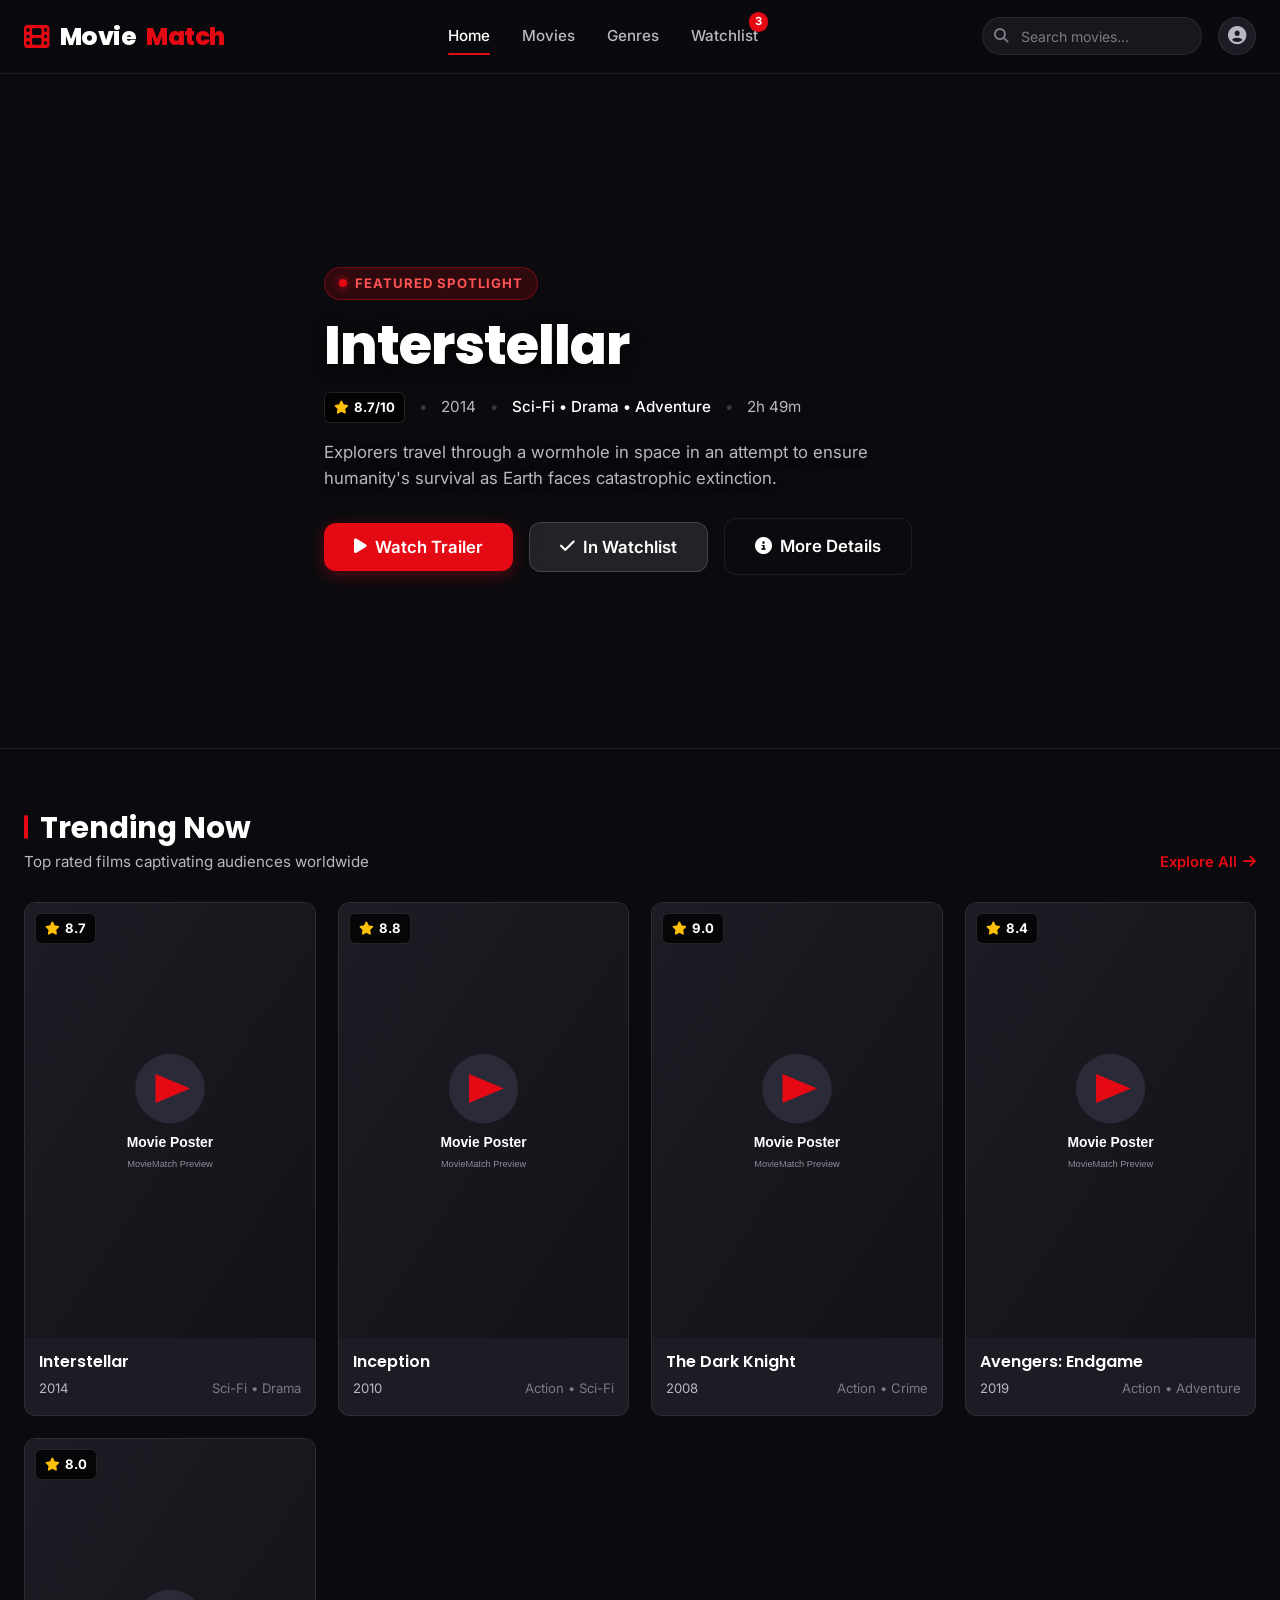
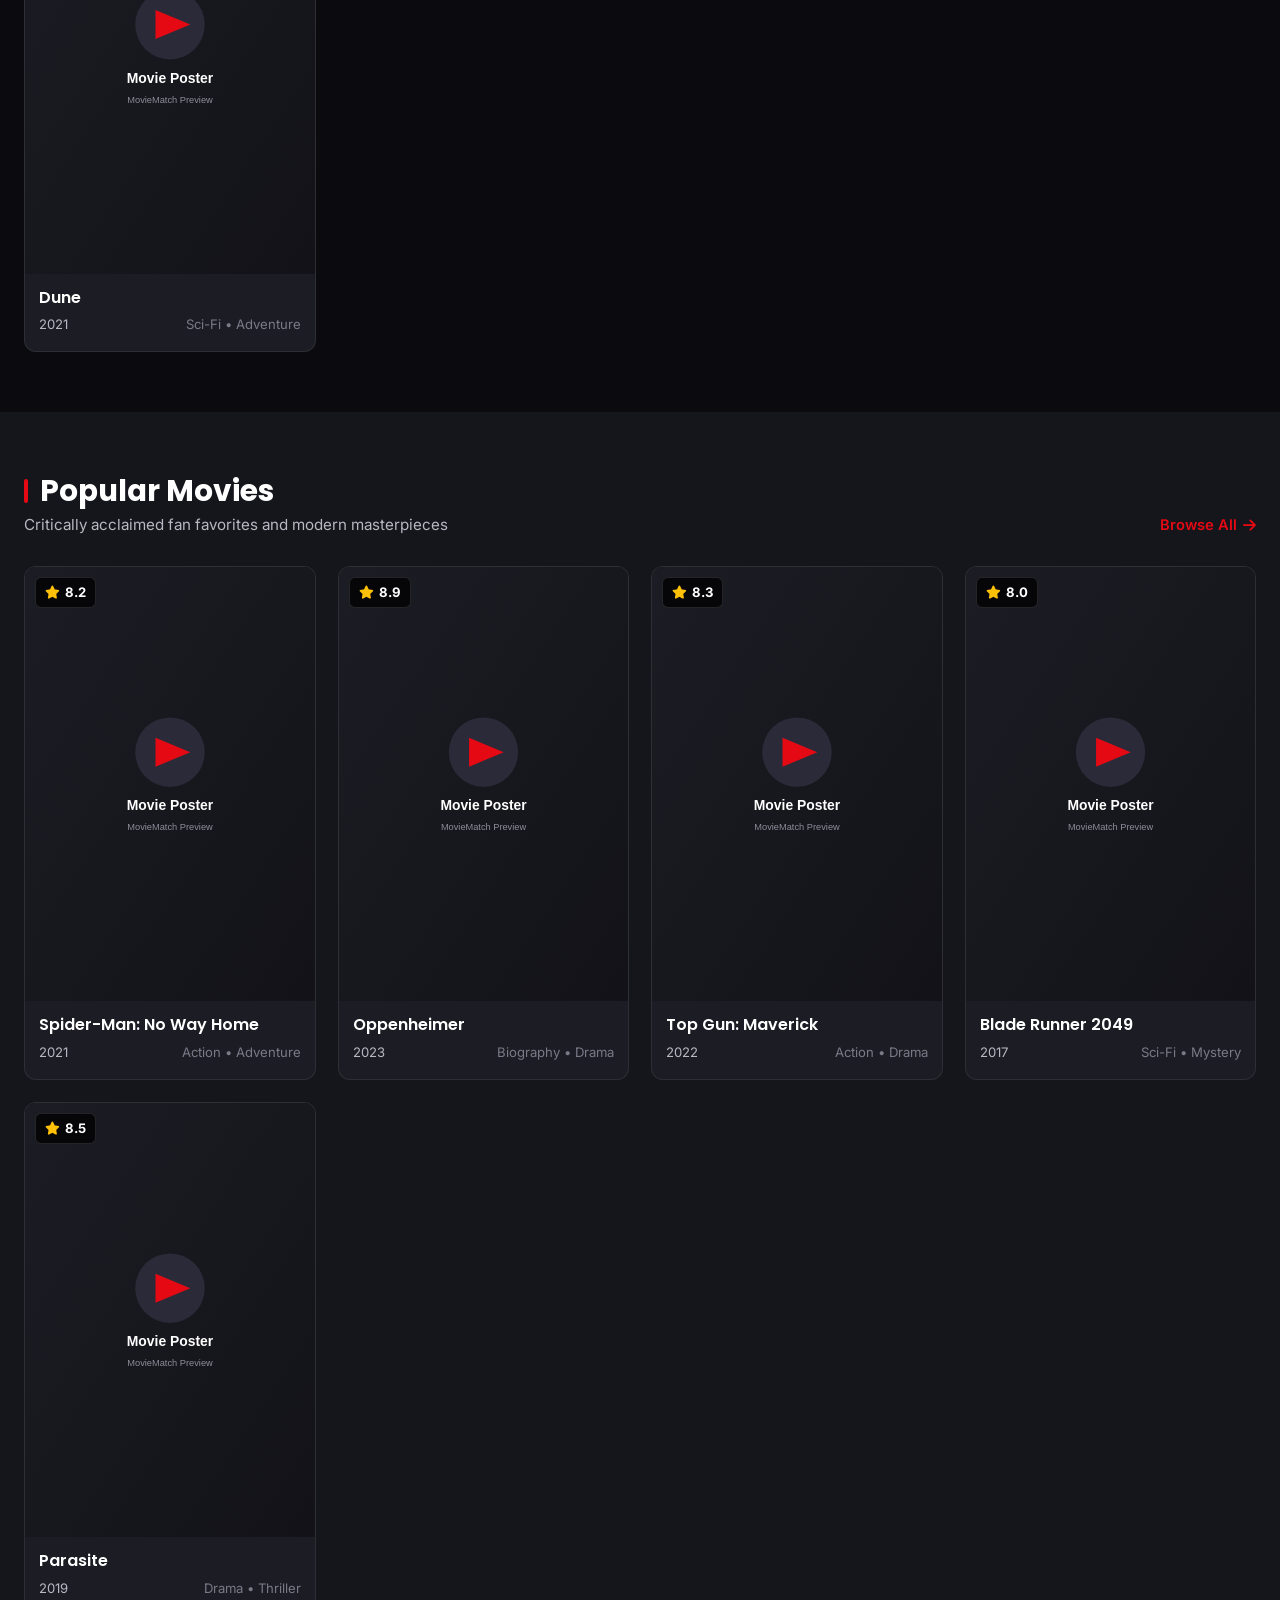
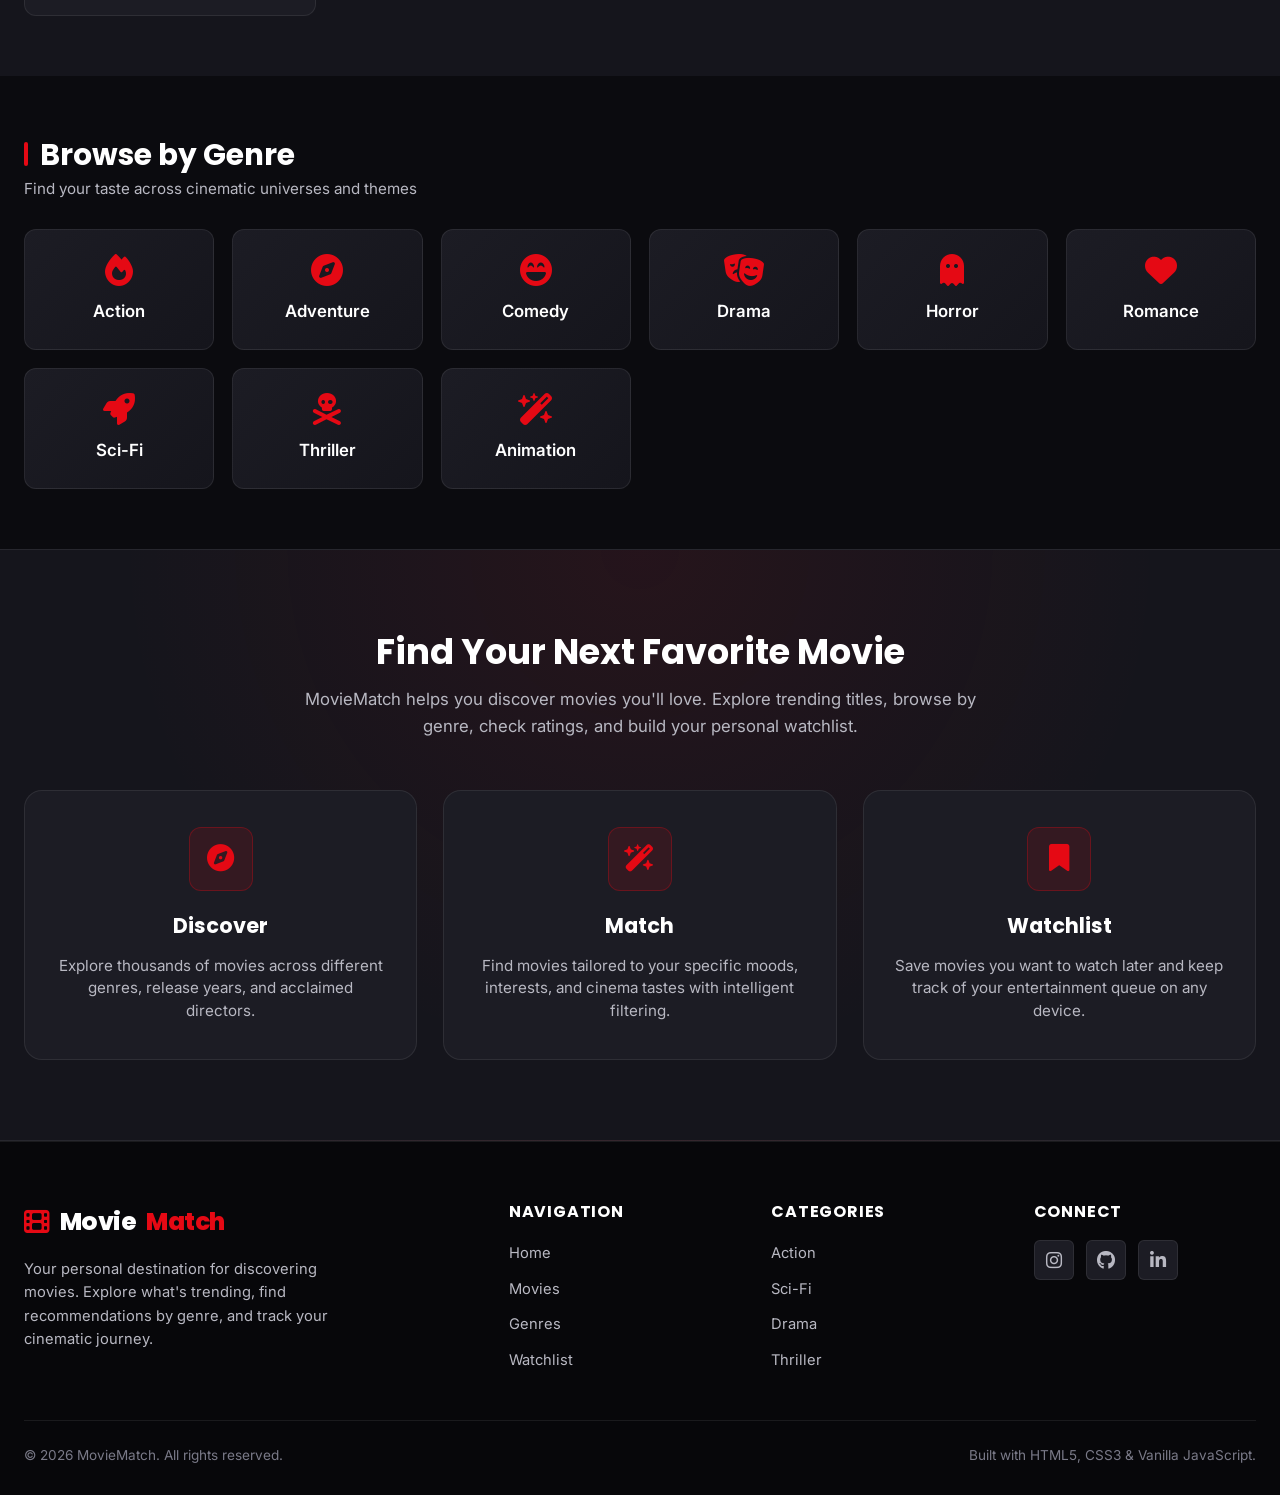
<file: index.html>
<!DOCTYPE html>
<html lang="en">
<head>
  <meta charset="UTF-8">
  <meta name="viewport" content="width=device-width, initial-scale=1.0">
  <meta name="description" content="MovieMatch - Discover movies, explore trending titles, check ratings, and create your personalized watchlist.">
  <title>MovieMatch | Discover Your Next Favorite Movie</title>

  <!-- Google Fonts: Poppins & Inter -->
  <link rel="preconnect" href="https://fonts.googleapis.com">
  <link rel="preconnect" href="https://fonts.gstatic.com" crossorigin>
  <link href="https://fonts.googleapis.com/css2?family=Inter:wght@400;500;600&family=Poppins:wght@500;600;700;800&display=swap" rel="stylesheet">

  <!-- Font Awesome Icons CDN -->
  <link rel="stylesheet" href="https://cdnjs.cloudflare.com/ajax/libs/font-awesome/6.5.1/css/all.min.css">

  <!-- Main Stylesheet -->
  <link rel="stylesheet" href="css/style.css">
  
  <!-- Favicon -->
  <link rel="icon" type="image/svg+xml" href="assets/icons/logo.svg">
</head>
<body>

  <!-- =========================================================================
       1. NAVIGATION BAR
       ========================================================================= -->
  <header class="navbar" role="banner">
    <div class="container">
      
      <!-- Logo / Brand -->
      <a href="index.html" class="nav-brand" aria-label="MovieMatch Home">
        <span class="brand-icon"><i class="fa-solid fa-film"></i></span>
        Movie<span class="brand-highlight">Match</span>
      </a>

      <!-- Navigation Links -->
      <nav class="nav-menu" id="navMenu" aria-label="Main Navigation">
        <a href="index.html" class="nav-link active">Home</a>
        <a href="movies.html" class="nav-link">Movies</a>
        <a href="#genres" class="nav-link">Genres</a>
        <a href="watchlist.html" class="nav-link nav-watchlist-link">
          Watchlist
          <span class="watchlist-badge" aria-label="Watchlist Count">3</span>
        </a>
      </nav>

      <!-- Right Actions (Search & Profile) -->
      <div class="nav-right">
        <!-- Quick Nav Search -->
        <form action="movies.html" method="GET" class="nav-search-form" role="search">
          <i class="fa-solid fa-magnifying-glass nav-search-btn" aria-hidden="true"></i>
          <input 
            type="text" 
            name="search" 
            class="nav-search-input" 
            placeholder="Search movies..." 
            aria-label="Search movies"
          >
        </form>

        <!-- User Profile Icon Button -->
        <a href="watchlist.html" class="user-profile-btn" aria-label="User Watchlist Profile" title="My Profile & Watchlist">
          <i class="fa-solid fa-circle-user"></i>
        </a>

        <!-- Mobile Menu Toggle Button -->
        <button class="nav-toggle-btn" id="navToggle" aria-label="Toggle navigation menu" aria-expanded="false">
          <i class="fa-solid fa-bars"></i>
        </button>
      </div>

    </div>
  </header>

  <!-- =========================================================================
       2. MAIN CONTENT
       ========================================================================= -->
  <main class="main-content">

    <!-- -----------------------------------------------------------------------
         HERO SECTION: Featured Movie (Interstellar)
         ----------------------------------------------------------------------- -->
    <section 
      class="hero-section" 
      style="background-image: url('https://image.tmdb.org/t/p/original/rAiYTsqJJR6vo0G2p4l6Tu91pfd.jpg');"
      aria-label="Featured Movie Banner"
    >
      <div class="hero-backdrop-overlay"></div>
      <div class="container hero-content">
        
        <!-- Featured Badge -->
        <div class="hero-badge">
          <span class="hero-badge-dot"></span>
          Featured Spotlight
        </div>

        <!-- Movie Title -->
        <h1 class="hero-title">Interstellar</h1>

        <!-- Movie Metadata Row -->
        <div class="hero-meta">
          <span class="rating-badge">
            <i class="fa-solid fa-star"></i> 8.7/10
          </span>
          <span class="hero-meta-divider">•</span>
          <span>2014</span>
          <span class="hero-meta-divider">•</span>
          <span class="hero-meta-genre">Sci-Fi • Drama • Adventure</span>
          <span class="hero-meta-divider">•</span>
          <span>2h 49m</span>
        </div>

        <!-- Short Description -->
        <p class="hero-description">
          Explorers travel through a wormhole in space in an attempt to ensure humanity's survival as Earth faces catastrophic extinction.
        </p>

        <!-- Action Buttons -->
        <div class="hero-actions">
          <button 
            class="btn btn-primary btn-lg btn-watch-trailer" 
            data-trailer="interstellar"
            aria-label="Watch Interstellar Trailer"
          >
            <i class="fa-solid fa-play"></i> Watch Trailer
          </button>
          
          <button 
            class="btn btn-secondary btn-lg btn-toggle-watchlist" 
            data-id="interstellar"
            data-title="Interstellar"
            data-year="2014"
            data-rating="8.7"
            data-genre="Sci-Fi • Adventure"
            data-poster="https://image.tmdb.org/t/p/w500/gEU2QniE6E77NI6lCU6MxlNBvIx.jpg"
            aria-label="Add Interstellar to Watchlist"
          >
            <i class="fa-solid fa-plus"></i> Add to Watchlist
          </button>

          <a href="movie-details.html" class="btn btn-outline btn-lg" aria-label="View Interstellar Details">
            <i class="fa-solid fa-circle-info"></i> More Details
          </a>
        </div>

      </div>
    </section>

    <!-- -----------------------------------------------------------------------
         TRENDING MOVIES SECTION
         ----------------------------------------------------------------------- -->
    <section class="section-padding" aria-labelledby="trending-title">
      <div class="container">
        
        <div class="section-header">
          <div>
            <h2 id="trending-title" class="section-title">Trending Now</h2>
            <p class="section-subtitle">Top rated films captivating audiences worldwide</p>
          </div>
          <a href="movies.html?sort=popular" class="view-all-link">
            Explore All <i class="fa-solid fa-arrow-right"></i>
          </a>
        </div>

        <div class="movie-grid">

          <!-- Movie 1: Interstellar -->
          <article class="movie-card">
            <div class="movie-poster-wrap">
              <img 
                src="https://image.tmdb.org/t/p/w500/gEU2QniE6E77NI6lCU6MxlNBvIx.jpg" 
                alt="Interstellar Poster" 
                class="movie-poster"
                loading="lazy"
                onerror="this.src='assets/images/placeholder.svg'"
              >
              <div class="rating-badge">
                <i class="fa-solid fa-star"></i> 8.7
              </div>
              <div class="movie-overlay">
                <div class="overlay-actions">
                  <a href="movie-details.html" class="overlay-btn overlay-btn-view">
                    <i class="fa-solid fa-circle-info"></i> View Details
                  </a>
                  <button 
                    class="overlay-btn overlay-btn-watchlist btn-toggle-watchlist"
                    data-id="interstellar"
                    data-title="Interstellar"
                    data-year="2014"
                    data-rating="8.7"
                    data-genre="Sci-Fi • Adventure"
                    data-poster="https://image.tmdb.org/t/p/w500/gEU2QniE6E77NI6lCU6MxlNBvIx.jpg"
                  >
                    <i class="fa-solid fa-plus"></i> Watchlist
                  </button>
                </div>
              </div>
            </div>
            <div class="movie-info">
              <h3 class="movie-title">Interstellar</h3>
              <div class="movie-meta">
                <span>2014</span>
                <span class="movie-genre">Sci-Fi • Drama</span>
              </div>
            </div>
          </article>

          <!-- Movie 2: Inception -->
          <article class="movie-card">
            <div class="movie-poster-wrap">
              <img 
                src="https://image.tmdb.org/t/p/w500/oYuLEt3zVCKq57qu2F8dT7NIa6f.jpg" 
                alt="Inception Poster" 
                class="movie-poster"
                loading="lazy"
                onerror="this.src='assets/images/placeholder.svg'"
              >
              <div class="rating-badge">
                <i class="fa-solid fa-star"></i> 8.8
              </div>
              <div class="movie-overlay">
                <div class="overlay-actions">
                  <a href="movie-details.html" class="overlay-btn overlay-btn-view">
                    <i class="fa-solid fa-circle-info"></i> View Details
                  </a>
                  <button 
                    class="overlay-btn overlay-btn-watchlist btn-toggle-watchlist"
                    data-id="inception"
                    data-title="Inception"
                    data-year="2010"
                    data-rating="8.8"
                    data-genre="Action • Sci-Fi"
                    data-poster="https://image.tmdb.org/t/p/w500/oYuLEt3zVCKq57qu2F8dT7NIa6f.jpg"
                  >
                    <i class="fa-solid fa-plus"></i> Watchlist
                  </button>
                </div>
              </div>
            </div>
            <div class="movie-info">
              <h3 class="movie-title">Inception</h3>
              <div class="movie-meta">
                <span>2010</span>
                <span class="movie-genre">Action • Sci-Fi</span>
              </div>
            </div>
          </article>

          <!-- Movie 3: The Dark Knight -->
          <article class="movie-card">
            <div class="movie-poster-wrap">
              <img 
                src="https://image.tmdb.org/t/p/w500/qJ2tW6WMUDux911r6m7haRef0WH.jpg" 
                alt="The Dark Knight Poster" 
                class="movie-poster"
                loading="lazy"
                onerror="this.src='assets/images/placeholder.svg'"
              >
              <div class="rating-badge">
                <i class="fa-solid fa-star"></i> 9.0
              </div>
              <div class="movie-overlay">
                <div class="overlay-actions">
                  <a href="movie-details.html" class="overlay-btn overlay-btn-view">
                    <i class="fa-solid fa-circle-info"></i> View Details
                  </a>
                  <button 
                    class="overlay-btn overlay-btn-watchlist btn-toggle-watchlist"
                    data-id="the-dark-knight"
                    data-title="The Dark Knight"
                    data-year="2008"
                    data-rating="9.0"
                    data-genre="Action • Crime"
                    data-poster="https://image.tmdb.org/t/p/w500/qJ2tW6WMUDux911r6m7haRef0WH.jpg"
                  >
                    <i class="fa-solid fa-plus"></i> Watchlist
                  </button>
                </div>
              </div>
            </div>
            <div class="movie-info">
              <h3 class="movie-title">The Dark Knight</h3>
              <div class="movie-meta">
                <span>2008</span>
                <span class="movie-genre">Action • Crime</span>
              </div>
            </div>
          </article>

          <!-- Movie 4: Avengers: Endgame -->
          <article class="movie-card">
            <div class="movie-poster-wrap">
              <img 
                src="https://image.tmdb.org/t/p/w500/or06FN3Dka5tukK1e9sl16pB3iy.jpg" 
                alt="Avengers: Endgame Poster" 
                class="movie-poster"
                loading="lazy"
                onerror="this.src='assets/images/placeholder.svg'"
              >
              <div class="rating-badge">
                <i class="fa-solid fa-star"></i> 8.4
              </div>
              <div class="movie-overlay">
                <div class="overlay-actions">
                  <a href="movie-details.html" class="overlay-btn overlay-btn-view">
                    <i class="fa-solid fa-circle-info"></i> View Details
                  </a>
                  <button 
                    class="overlay-btn overlay-btn-watchlist btn-toggle-watchlist"
                    data-id="avengers-endgame"
                    data-title="Avengers: Endgame"
                    data-year="2019"
                    data-rating="8.4"
                    data-genre="Action • Sci-Fi"
                    data-poster="https://image.tmdb.org/t/p/w500/or06FN3Dka5tukK1e9sl16pB3iy.jpg"
                  >
                    <i class="fa-solid fa-plus"></i> Watchlist
                  </button>
                </div>
              </div>
            </div>
            <div class="movie-info">
              <h3 class="movie-title">Avengers: Endgame</h3>
              <div class="movie-meta">
                <span>2019</span>
                <span class="movie-genre">Action • Adventure</span>
              </div>
            </div>
          </article>

          <!-- Movie 5: Dune -->
          <article class="movie-card">
            <div class="movie-poster-wrap">
              <img 
                src="https://image.tmdb.org/t/p/w500/d5NXSklXo0qyIYkgV94XAgMIckC.jpg" 
                alt="Dune Poster" 
                class="movie-poster"
                loading="lazy"
                onerror="this.src='assets/images/placeholder.svg'"
              >
              <div class="rating-badge">
                <i class="fa-solid fa-star"></i> 8.0
              </div>
              <div class="movie-overlay">
                <div class="overlay-actions">
                  <a href="movie-details.html" class="overlay-btn overlay-btn-view">
                    <i class="fa-solid fa-circle-info"></i> View Details
                  </a>
                  <button 
                    class="overlay-btn overlay-btn-watchlist btn-toggle-watchlist"
                    data-id="dune"
                    data-title="Dune"
                    data-year="2021"
                    data-rating="8.0"
                    data-genre="Sci-Fi • Adventure"
                    data-poster="https://image.tmdb.org/t/p/w500/d5NXSklXo0qyIYkgV94XAgMIckC.jpg"
                  >
                    <i class="fa-solid fa-plus"></i> Watchlist
                  </button>
                </div>
              </div>
            </div>
            <div class="movie-info">
              <h3 class="movie-title">Dune</h3>
              <div class="movie-meta">
                <span>2021</span>
                <span class="movie-genre">Sci-Fi • Adventure</span>
              </div>
            </div>
          </article>

        </div>
      </div>
    </section>

    <!-- -----------------------------------------------------------------------
         POPULAR MOVIES SECTION
         ----------------------------------------------------------------------- -->
    <section class="section-padding section-alt" aria-labelledby="popular-title">
      <div class="container">
        
        <div class="section-header">
          <div>
            <h2 id="popular-title" class="section-title">Popular Movies</h2>
            <p class="section-subtitle">Critically acclaimed fan favorites and modern masterpieces</p>
          </div>
          <a href="movies.html" class="view-all-link">
            Browse All <i class="fa-solid fa-arrow-right"></i>
          </a>
        </div>

        <div class="movie-grid">

          <!-- Movie 1: Spider-Man: No Way Home -->
          <article class="movie-card">
            <div class="movie-poster-wrap">
              <img 
                src="https://image.tmdb.org/t/p/w500/1g0dhYtq4irTY1GPXvft6k4YLjm.jpg" 
                alt="Spider-Man: No Way Home Poster" 
                class="movie-poster"
                loading="lazy"
                onerror="this.src='assets/images/placeholder.svg'"
              >
              <div class="rating-badge">
                <i class="fa-solid fa-star"></i> 8.2
              </div>
              <div class="movie-overlay">
                <div class="overlay-actions">
                  <a href="movie-details.html" class="overlay-btn overlay-btn-view">
                    <i class="fa-solid fa-circle-info"></i> View Details
                  </a>
                  <button 
                    class="overlay-btn overlay-btn-watchlist btn-toggle-watchlist"
                    data-id="spiderman-nwh"
                    data-title="Spider-Man: No Way Home"
                    data-year="2021"
                    data-rating="8.2"
                    data-genre="Action • Adventure"
                    data-poster="https://image.tmdb.org/t/p/w500/1g0dhYtq4irTY1GPXvft6k4YLjm.jpg"
                  >
                    <i class="fa-solid fa-plus"></i> Watchlist
                  </button>
                </div>
              </div>
            </div>
            <div class="movie-info">
              <h3 class="movie-title">Spider-Man: No Way Home</h3>
              <div class="movie-meta">
                <span>2021</span>
                <span class="movie-genre">Action • Adventure</span>
              </div>
            </div>
          </article>

          <!-- Movie 2: Oppenheimer -->
          <article class="movie-card">
            <div class="movie-poster-wrap">
              <img 
                src="https://image.tmdb.org/t/p/w500/8Gxv8gSFCU0XGDykEGv7zR1n2ua.jpg" 
                alt="Oppenheimer Poster" 
                class="movie-poster"
                loading="lazy"
                onerror="this.src='assets/images/placeholder.svg'"
              >
              <div class="rating-badge">
                <i class="fa-solid fa-star"></i> 8.9
              </div>
              <div class="movie-overlay">
                <div class="overlay-actions">
                  <a href="movie-details.html" class="overlay-btn overlay-btn-view">
                    <i class="fa-solid fa-circle-info"></i> View Details
                  </a>
                  <button 
                    class="overlay-btn overlay-btn-watchlist btn-toggle-watchlist"
                    data-id="oppenheimer"
                    data-title="Oppenheimer"
                    data-year="2023"
                    data-rating="8.9"
                    data-genre="Biography • Drama"
                    data-poster="https://image.tmdb.org/t/p/w500/8Gxv8gSFCU0XGDykEGv7zR1n2ua.jpg"
                  >
                    <i class="fa-solid fa-plus"></i> Watchlist
                  </button>
                </div>
              </div>
            </div>
            <div class="movie-info">
              <h3 class="movie-title">Oppenheimer</h3>
              <div class="movie-meta">
                <span>2023</span>
                <span class="movie-genre">Biography • Drama</span>
              </div>
            </div>
          </article>

          <!-- Movie 3: Top Gun: Maverick -->
          <article class="movie-card">
            <div class="movie-poster-wrap">
              <img 
                src="https://image.tmdb.org/t/p/w500/62HCnUTziyWcpDaBO2i1DX17ljH.jpg" 
                alt="Top Gun: Maverick Poster" 
                class="movie-poster"
                loading="lazy"
                onerror="this.src='assets/images/placeholder.svg'"
              >
              <div class="rating-badge">
                <i class="fa-solid fa-star"></i> 8.3
              </div>
              <div class="movie-overlay">
                <div class="overlay-actions">
                  <a href="movie-details.html" class="overlay-btn overlay-btn-view">
                    <i class="fa-solid fa-circle-info"></i> View Details
                  </a>
                  <button 
                    class="overlay-btn overlay-btn-watchlist btn-toggle-watchlist"
                    data-id="topgun-maverick"
                    data-title="Top Gun: Maverick"
                    data-year="2022"
                    data-rating="8.3"
                    data-genre="Action • Drama"
                    data-poster="https://image.tmdb.org/t/p/w500/62HCnUTziyWcpDaBO2i1DX17ljH.jpg"
                  >
                    <i class="fa-solid fa-plus"></i> Watchlist
                  </button>
                </div>
              </div>
            </div>
            <div class="movie-info">
              <h3 class="movie-title">Top Gun: Maverick</h3>
              <div class="movie-meta">
                <span>2022</span>
                <span class="movie-genre">Action • Drama</span>
              </div>
            </div>
          </article>

          <!-- Movie 4: Blade Runner 2049 -->
          <article class="movie-card">
            <div class="movie-poster-wrap">
              <img 
                src="https://image.tmdb.org/t/p/w500/gajva2L0rPYkEWjzgFlBXCAVBE5.jpg" 
                alt="Blade Runner 2049 Poster" 
                class="movie-poster"
                loading="lazy"
                onerror="this.src='assets/images/placeholder.svg'"
              >
              <div class="rating-badge">
                <i class="fa-solid fa-star"></i> 8.0
              </div>
              <div class="movie-overlay">
                <div class="overlay-actions">
                  <a href="movie-details.html" class="overlay-btn overlay-btn-view">
                    <i class="fa-solid fa-circle-info"></i> View Details
                  </a>
                  <button 
                    class="overlay-btn overlay-btn-watchlist btn-toggle-watchlist"
                    data-id="bladerunner-2049"
                    data-title="Blade Runner 2049"
                    data-year="2017"
                    data-rating="8.0"
                    data-genre="Sci-Fi • Mystery"
                    data-poster="https://image.tmdb.org/t/p/w500/gajva2L0rPYkEWjzgFlBXCAVBE5.jpg"
                  >
                    <i class="fa-solid fa-plus"></i> Watchlist
                  </button>
                </div>
              </div>
            </div>
            <div class="movie-info">
              <h3 class="movie-title">Blade Runner 2049</h3>
              <div class="movie-meta">
                <span>2017</span>
                <span class="movie-genre">Sci-Fi • Mystery</span>
              </div>
            </div>
          </article>

          <!-- Movie 5: Parasite -->
          <article class="movie-card">
            <div class="movie-poster-wrap">
              <img 
                src="https://image.tmdb.org/t/p/w500/7IiTTgloJzvGI1TAYymCfbfl3vT.jpg" 
                alt="Parasite Poster" 
                class="movie-poster"
                loading="lazy"
                onerror="this.src='assets/images/placeholder.svg'"
              >
              <div class="rating-badge">
                <i class="fa-solid fa-star"></i> 8.5
              </div>
              <div class="movie-overlay">
                <div class="overlay-actions">
                  <a href="movie-details.html" class="overlay-btn overlay-btn-view">
                    <i class="fa-solid fa-circle-info"></i> View Details
                  </a>
                  <button 
                    class="overlay-btn overlay-btn-watchlist btn-toggle-watchlist"
                    data-id="parasite"
                    data-title="Parasite"
                    data-year="2019"
                    data-rating="8.5"
                    data-genre="Drama • Thriller"
                    data-poster="https://image.tmdb.org/t/p/w500/7IiTTgloJzvGI1TAYymCfbfl3vT.jpg"
                  >
                    <i class="fa-solid fa-plus"></i> Watchlist
                  </button>
                </div>
              </div>
            </div>
            <div class="movie-info">
              <h3 class="movie-title">Parasite</h3>
              <div class="movie-meta">
                <span>2019</span>
                <span class="movie-genre">Drama • Thriller</span>
              </div>
            </div>
          </article>

        </div>
      </div>
    </section>

    <!-- -----------------------------------------------------------------------
         BROWSE BY GENRE SECTION
         ----------------------------------------------------------------------- -->
    <section class="section-padding" id="genres" aria-labelledby="genres-title">
      <div class="container">
        
        <div class="section-header">
          <div>
            <h2 id="genres-title" class="section-title">Browse by Genre</h2>
            <p class="section-subtitle">Find your taste across cinematic universes and themes</p>
          </div>
        </div>

        <div class="genre-grid">

          <a href="movies.html?genre=Action" class="genre-card">
            <i class="fa-solid fa-fire genre-icon"></i>
            <span class="genre-name">Action</span>
          </a>

          <a href="movies.html?genre=Adventure" class="genre-card">
            <i class="fa-solid fa-compass genre-icon"></i>
            <span class="genre-name">Adventure</span>
          </a>

          <a href="movies.html?genre=Comedy" class="genre-card">
            <i class="fa-solid fa-face-laugh-beam genre-icon"></i>
            <span class="genre-name">Comedy</span>
          </a>

          <a href="movies.html?genre=Drama" class="genre-card">
            <i class="fa-solid fa-masks-theater genre-icon"></i>
            <span class="genre-name">Drama</span>
          </a>

          <a href="movies.html?genre=Horror" class="genre-card">
            <i class="fa-solid fa-ghost genre-icon"></i>
            <span class="genre-name">Horror</span>
          </a>

          <a href="movies.html?genre=Romance" class="genre-card">
            <i class="fa-solid fa-heart genre-icon"></i>
            <span class="genre-name">Romance</span>
          </a>

          <a href="movies.html?genre=Sci-Fi" class="genre-card">
            <i class="fa-solid fa-rocket genre-icon"></i>
            <span class="genre-name">Sci-Fi</span>
          </a>

          <a href="movies.html?genre=Thriller" class="genre-card">
            <i class="fa-solid fa-skull-crossbones genre-icon"></i>
            <span class="genre-name">Thriller</span>
          </a>

          <a href="movies.html?genre=Animation" class="genre-card">
            <i class="fa-solid fa-wand-magic-sparkles genre-icon"></i>
            <span class="genre-name">Animation</span>
          </a>

        </div>
      </div>
    </section>

    <!-- -----------------------------------------------------------------------
         WHY MOVIEMATCH SECTION
         ----------------------------------------------------------------------- -->
    <section class="why-section" aria-labelledby="why-title">
      <div class="container">
        
        <div class="why-header">
          <h2 id="why-title" class="why-title">Find Your Next Favorite Movie</h2>
          <p class="why-desc">
            MovieMatch helps you discover movies you'll love. Explore trending titles, browse by genre, check ratings, and build your personal watchlist.
          </p>
        </div>

        <div class="why-grid">

          <!-- Feature 1: Discover -->
          <div class="why-card">
            <div class="why-icon-box">
              <i class="fa-solid fa-compass"></i>
            </div>
            <h3 class="why-card-title">Discover</h3>
            <p class="why-card-desc">
              Explore thousands of movies across different genres, release years, and acclaimed directors.
            </p>
          </div>

          <!-- Feature 2: Match -->
          <div class="why-card">
            <div class="why-icon-box">
              <i class="fa-solid fa-wand-magic-sparkles"></i>
            </div>
            <h3 class="why-card-title">Match</h3>
            <p class="why-card-desc">
              Find movies tailored to your specific moods, interests, and cinema tastes with intelligent filtering.
            </p>
          </div>

          <!-- Feature 3: Watchlist -->
          <div class="why-card">
            <div class="why-icon-box">
              <i class="fa-solid fa-bookmark"></i>
            </div>
            <h3 class="why-card-title">Watchlist</h3>
            <p class="why-card-desc">
              Save movies you want to watch later and keep track of your entertainment queue on any device.
            </p>
          </div>

        </div>

      </div>
    </section>

  </main>

  <!-- =========================================================================
       3. VIDEO TRAILER MODAL
       ========================================================================= -->
  <div class="modal-backdrop" id="trailerModal" role="dialog" aria-modal="true" aria-labelledby="modalTitle">
    <div class="modal-dialog">
      <div class="modal-header">
        <h3 class="modal-title" id="modalTitle">Official Movie Trailer</h3>
        <button class="modal-close-btn" aria-label="Close Trailer">
          <i class="fa-solid fa-xmark"></i>
        </button>
      </div>
      <div class="modal-video-wrapper">
        <iframe 
          src="" 
          title="Movie Trailer" 
          allow="accelerometer; autoplay; clipboard-write; encrypted-media; gyroscope; picture-in-picture" 
          allowfullscreen
        ></iframe>
      </div>
    </div>
  </div>

  <!-- =========================================================================
       4. FOOTER
       ========================================================================= -->
  <footer class="footer" role="contentinfo">
    <div class="container">
      
      <div class="footer-top">
        
        <!-- Brand Info -->
        <div class="footer-brand-info">
          <a href="index.html" class="nav-brand">
            <span class="brand-icon"><i class="fa-solid fa-film"></i></span>
            Movie<span class="brand-highlight">Match</span>
          </a>
          <p class="footer-desc">
            Your personal destination for discovering movies. Explore what's trending, find recommendations by genre, and track your cinematic journey.
          </p>
        </div>

        <!-- Quick Links -->
        <div>
          <h4 class="footer-column-title">Navigation</h4>
          <ul class="footer-links">
            <li><a href="index.html" class="footer-link">Home</a></li>
            <li><a href="movies.html" class="footer-link">Movies</a></li>
            <li><a href="#genres" class="footer-link">Genres</a></li>
            <li><a href="watchlist.html" class="footer-link">Watchlist</a></li>
          </ul>
        </div>

        <!-- Categories -->
        <div>
          <h4 class="footer-column-title">Categories</h4>
          <ul class="footer-links">
            <li><a href="movies.html?genre=Action" class="footer-link">Action</a></li>
            <li><a href="movies.html?genre=Sci-Fi" class="footer-link">Sci-Fi</a></li>
            <li><a href="movies.html?genre=Drama" class="footer-link">Drama</a></li>
            <li><a href="movies.html?genre=Thriller" class="footer-link">Thriller</a></li>
          </ul>
        </div>

        <!-- Social Media -->
        <div>
          <h4 class="footer-column-title">Connect</h4>
          <div class="footer-social-list">
            <a href="https://instagram.com" target="_blank" rel="noopener noreferrer" class="social-icon-link" aria-label="Instagram">
              <i class="fa-brands fa-instagram"></i>
            </a>
            <a href="https://github.com" target="_blank" rel="noopener noreferrer" class="social-icon-link" aria-label="GitHub">
              <i class="fa-brands fa-github"></i>
            </a>
            <a href="https://linkedin.com" target="_blank" rel="noopener noreferrer" class="social-icon-link" aria-label="LinkedIn">
              <i class="fa-brands fa-linkedin-in"></i>
            </a>
          </div>
        </div>

      </div>

      <!-- Copyright -->
      <div class="footer-bottom">
        <p>© 2026 MovieMatch. All rights reserved.</p>
        <p>Built with HTML5, CSS3 &amp; Vanilla JavaScript.</p>
      </div>

    </div>
  </footer>

  <!-- Vanilla JavaScript -->
  <script src="js/script.js"></script>
</body>
</html>
</file>
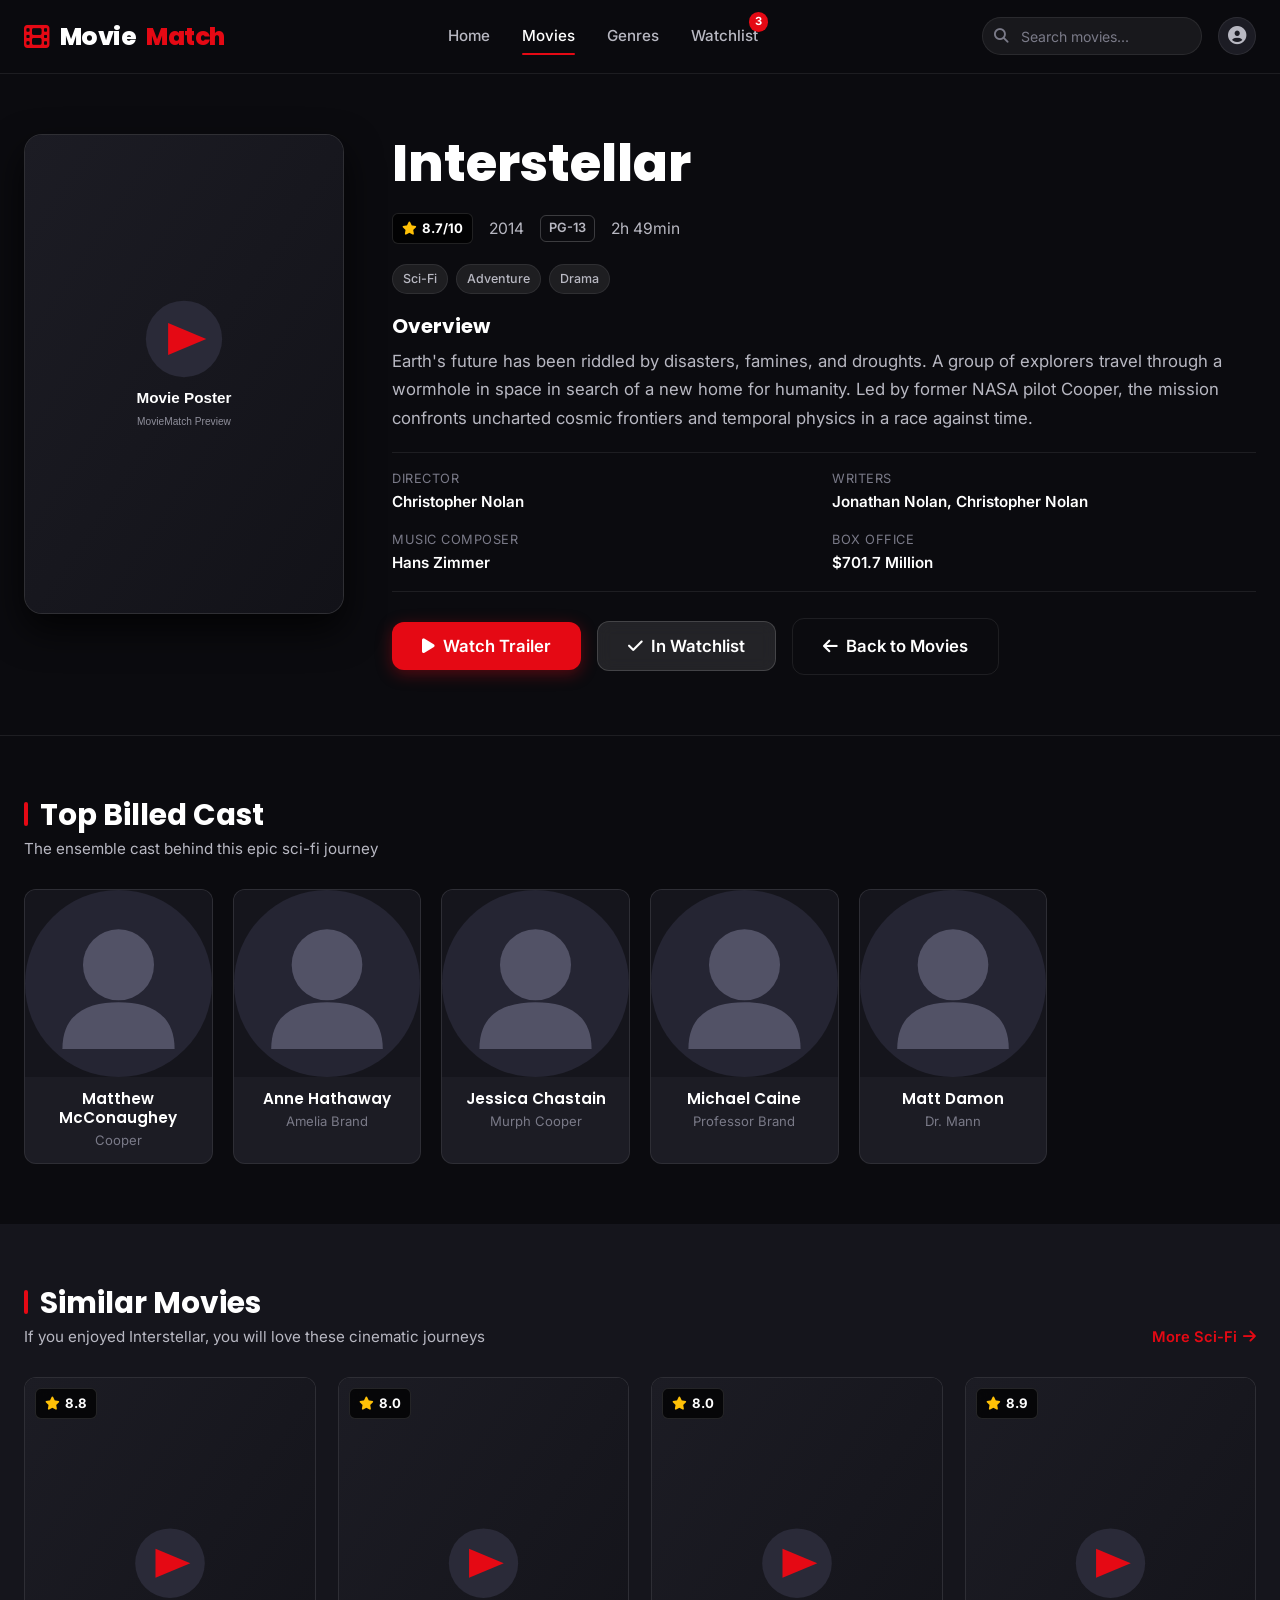
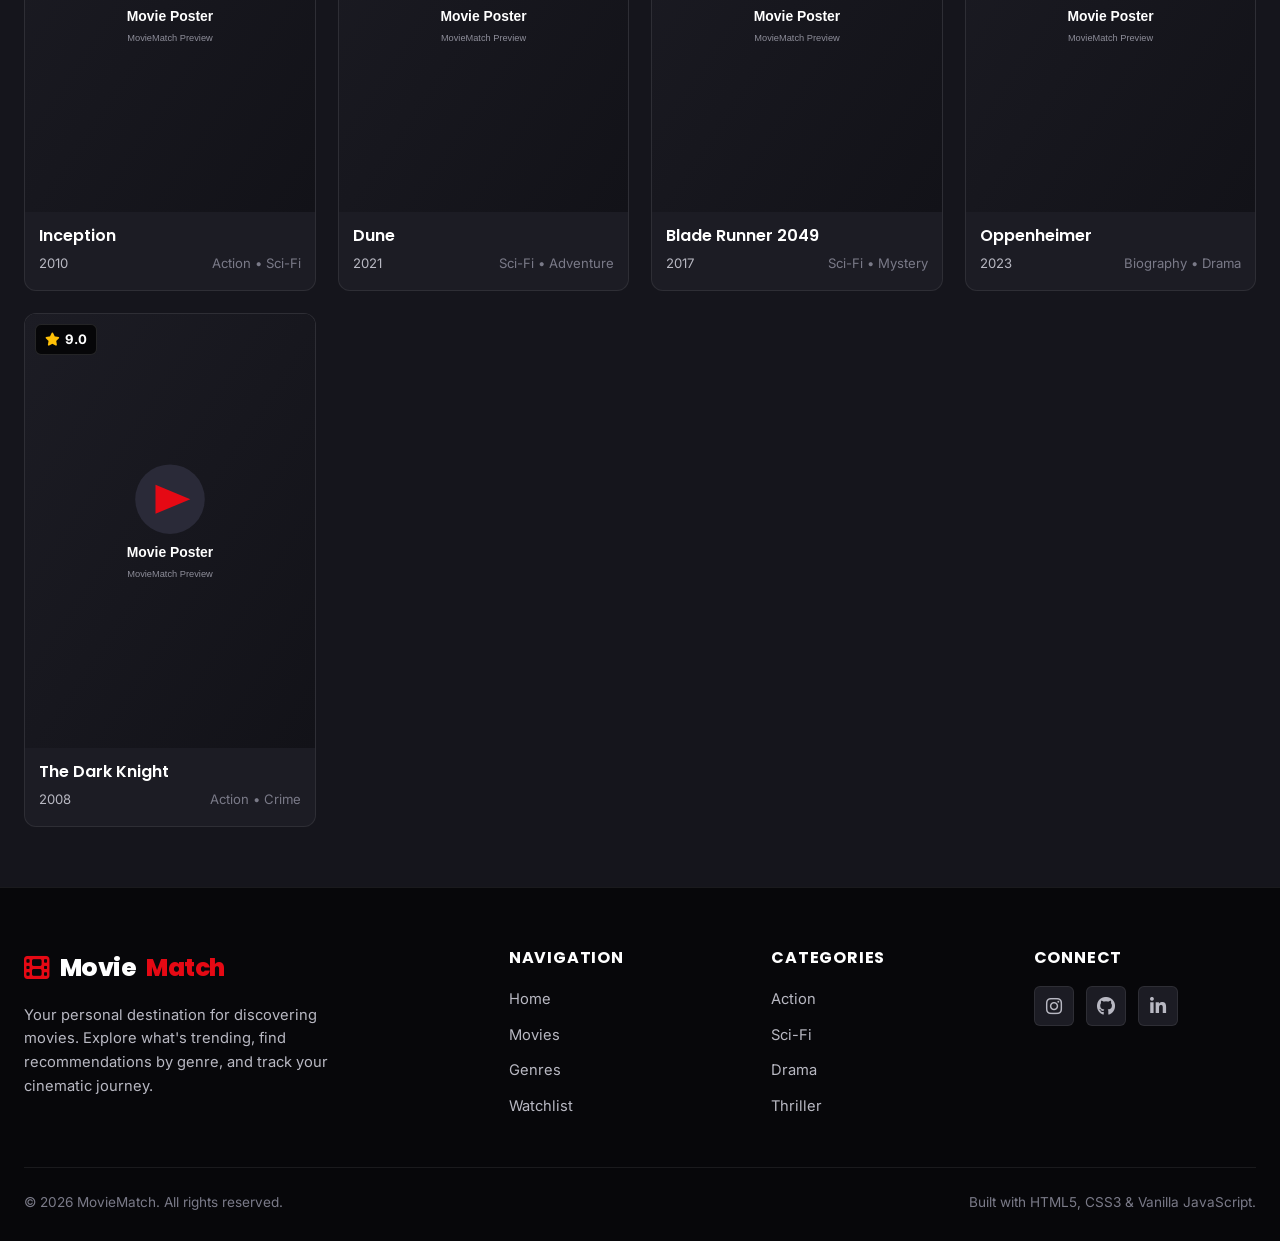
<file: movie-details.html>
<!DOCTYPE html>
<html lang="en">
<head>
  <meta charset="UTF-8">
  <meta name="viewport" content="width=device-width, initial-scale=1.0">
  <meta name="description" content="Interstellar movie details, cast, synopsis, trailers, and similar recommendations on MovieMatch.">
  <title>Interstellar (2014) | MovieMatch</title>

  <!-- Google Fonts: Poppins & Inter -->
  <link rel="preconnect" href="https://fonts.googleapis.com">
  <link rel="preconnect" href="https://fonts.gstatic.com" crossorigin>
  <link href="https://fonts.googleapis.com/css2?family=Inter:wght@400;500;600&family=Poppins:wght@500;600;700;800&display=swap" rel="stylesheet">

  <!-- Font Awesome Icons CDN -->
  <link rel="stylesheet" href="https://cdnjs.cloudflare.com/ajax/libs/font-awesome/6.5.1/css/all.min.css">

  <!-- Main Stylesheet -->
  <link rel="stylesheet" href="css/style.css">
  
  <!-- Favicon -->
  <link rel="icon" type="image/svg+xml" href="assets/icons/logo.svg">
</head>
<body>

  <!-- =========================================================================
       1. NAVIGATION BAR
       ========================================================================= -->
  <header class="navbar" role="banner">
    <div class="container">
      
      <!-- Logo / Brand -->
      <a href="index.html" class="nav-brand" aria-label="MovieMatch Home">
        <span class="brand-icon"><i class="fa-solid fa-film"></i></span>
        Movie<span class="brand-highlight">Match</span>
      </a>

      <!-- Navigation Links -->
      <nav class="nav-menu" id="navMenu" aria-label="Main Navigation">
        <a href="index.html" class="nav-link">Home</a>
        <a href="movies.html" class="nav-link active">Movies</a>
        <a href="index.html#genres" class="nav-link">Genres</a>
        <a href="watchlist.html" class="nav-link nav-watchlist-link">
          Watchlist
          <span class="watchlist-badge" aria-label="Watchlist Count">3</span>
        </a>
      </nav>

      <!-- Right Actions (Search & Profile) -->
      <div class="nav-right">
        <!-- Search Redirect Form -->
        <form action="movies.html" method="GET" class="nav-search-form" role="search">
          <i class="fa-solid fa-magnifying-glass nav-search-btn" aria-hidden="true"></i>
          <input 
            type="text" 
            name="search" 
            class="nav-search-input" 
            placeholder="Search movies..." 
            aria-label="Search movies"
          >
        </form>

        <!-- User Profile Icon Button -->
        <a href="watchlist.html" class="user-profile-btn" aria-label="User Watchlist Profile" title="My Profile & Watchlist">
          <i class="fa-solid fa-circle-user"></i>
        </a>

        <!-- Mobile Menu Toggle Button -->
        <button class="nav-toggle-btn" id="navToggle" aria-label="Toggle navigation menu" aria-expanded="false">
          <i class="fa-solid fa-bars"></i>
        </button>
      </div>

    </div>
  </header>

  <!-- =========================================================================
       2. MAIN CONTENT
       ========================================================================= -->
  <main class="main-content">

    <!-- -----------------------------------------------------------------------
         MOVIE BACKDROP & DETAILS HEADER
         ----------------------------------------------------------------------- -->
    <section 
      class="details-backdrop-hero"
      style="background-image: url('https://image.tmdb.org/t/p/original/rAiYTsqJJR6vo0G2p4l6Tu91pfd.jpg');"
      aria-label="Interstellar Backdrop Banner"
    >
      <div class="details-overlay"></div>
      
      <div class="container details-container">
        
        <!-- Left Column: Poster -->
        <div class="details-poster-wrap">
          <img 
            src="https://image.tmdb.org/t/p/w500/gEU2QniE6E77NI6lCU6MxlNBvIx.jpg" 
            alt="Interstellar Poster" 
            class="details-poster"
            onerror="this.src='assets/images/placeholder.svg'"
          >
        </div>

        <!-- Right Column: Information & Actions -->
        <div class="details-info">
          
          <h1 class="details-title">Interstellar</h1>

          <!-- Meta Row: Rating, Year, Runtime, Age Rating -->
          <div class="details-meta-row">
            <span class="rating-badge">
              <i class="fa-solid fa-star"></i> 8.7/10
            </span>
            <span>2014</span>
            <span class="meta-pill">PG-13</span>
            <span>2h 49min</span>
          </div>

          <!-- Genre Tags -->
          <div class="genre-tags-list">
            <a href="movies.html?genre=Sci-Fi" class="tag">Sci-Fi</a>
            <a href="movies.html?genre=Adventure" class="tag">Adventure</a>
            <a href="movies.html?genre=Drama" class="tag">Drama</a>
          </div>

          <!-- Overview Synopsis -->
          <div class="details-synopsis-box">
            <h3>Overview</h3>
            <p>
              Earth's future has been riddled by disasters, famines, and droughts. A group of explorers travel through a wormhole in space in search of a new home for humanity. Led by former NASA pilot Cooper, the mission confronts uncharted cosmic frontiers and temporal physics in a race against time.
            </p>
          </div>

          <!-- Key Crew Information -->
          <div class="details-crew-grid">
            <div>
              <p class="crew-item-label">Director</p>
              <p class="crew-item-value">Christopher Nolan</p>
            </div>
            <div>
              <p class="crew-item-label">Writers</p>
              <p class="crew-item-value">Jonathan Nolan, Christopher Nolan</p>
            </div>
            <div>
              <p class="crew-item-label">Music Composer</p>
              <p class="crew-item-value">Hans Zimmer</p>
            </div>
            <div>
              <p class="crew-item-label">Box Office</p>
              <p class="crew-item-value">$701.7 Million</p>
            </div>
          </div>

          <!-- Action Buttons -->
          <div class="details-actions-row">
            <button 
              class="btn btn-primary btn-lg btn-watch-trailer" 
              data-trailer="interstellar"
              aria-label="Watch Interstellar Trailer"
            >
              <i class="fa-solid fa-play"></i> Watch Trailer
            </button>
            
            <button 
              class="btn btn-secondary btn-lg btn-toggle-watchlist" 
              data-id="interstellar"
              data-title="Interstellar"
              data-year="2014"
              data-rating="8.7"
              data-genre="Sci-Fi • Adventure"
              data-poster="https://image.tmdb.org/t/p/w500/gEU2QniE6E77NI6lCU6MxlNBvIx.jpg"
              aria-label="Add Interstellar to Watchlist"
            >
              <i class="fa-solid fa-plus"></i> Add to Watchlist
            </button>

            <a href="movies.html" class="btn btn-outline btn-lg" aria-label="Back to all movies">
              <i class="fa-solid fa-arrow-left"></i> Back to Movies
            </a>
          </div>

        </div>

      </div>
    </section>

    <!-- -----------------------------------------------------------------------
         CAST SECTION
         ----------------------------------------------------------------------- -->
    <section class="section-padding" aria-labelledby="cast-title">
      <div class="container">
        
        <div class="section-header">
          <div>
            <h2 id="cast-title" class="section-title">Top Billed Cast</h2>
            <p class="section-subtitle">The ensemble cast behind this epic sci-fi journey</p>
          </div>
        </div>

        <div class="cast-grid">

          <!-- Cast 1: Matthew McConaughey -->
          <div class="cast-card">
            <div class="cast-photo-wrap">
              <img 
                src="https://image.tmdb.org/t/p/w300/ehoFqf2nJ7zOQGZ1i1tX8OqJb1u.jpg" 
                alt="Matthew McConaughey" 
                class="cast-photo"
                loading="lazy"
                onerror="this.src='assets/images/avatar.svg'"
              >
            </div>
            <div class="cast-info">
              <h4 class="cast-actor-name">Matthew McConaughey</h4>
              <p class="cast-character-name">Cooper</p>
            </div>
          </div>

          <!-- Cast 2: Anne Hathaway -->
          <div class="cast-card">
            <div class="cast-photo-wrap">
              <img 
                src="https://image.tmdb.org/t/p/w300/tLelKoPNiyJCSEtQT81FGv4TLAc.jpg" 
                alt="Anne Hathaway" 
                class="cast-photo"
                loading="lazy"
                onerror="this.src='assets/images/avatar.svg'"
              >
            </div>
            <div class="cast-info">
              <h4 class="cast-actor-name">Anne Hathaway</h4>
              <p class="cast-character-name">Amelia Brand</p>
            </div>
          </div>

          <!-- Cast 3: Jessica Chastain -->
          <div class="cast-card">
            <div class="cast-photo-wrap">
              <img 
                src="https://image.tmdb.org/t/p/w300/lodMzLKSdrbBgcaDd58Taa3pHws.jpg" 
                alt="Jessica Chastain" 
                class="cast-photo"
                loading="lazy"
                onerror="this.src='assets/images/avatar.svg'"
              >
            </div>
            <div class="cast-info">
              <h4 class="cast-actor-name">Jessica Chastain</h4>
              <p class="cast-character-name">Murph Cooper</p>
            </div>
          </div>

          <!-- Cast 4: Michael Caine -->
          <div class="cast-card">
            <div class="cast-photo-wrap">
              <img 
                src="https://image.tmdb.org/t/p/w300/bVZRMlpjTAO2pJK6v90YVMKBmlG.jpg" 
                alt="Michael Caine" 
                class="cast-photo"
                loading="lazy"
                onerror="this.src='assets/images/avatar.svg'"
              >
            </div>
            <div class="cast-info">
              <h4 class="cast-actor-name">Michael Caine</h4>
              <p class="cast-character-name">Professor Brand</p>
            </div>
          </div>

          <!-- Cast 5: Matt Damon -->
          <div class="cast-card">
            <div class="cast-photo-wrap">
              <img 
                src="https://image.tmdb.org/t/p/w300/elSlNg0W222psBnx9Pq6Fk9iY7W.jpg" 
                alt="Matt Damon" 
                class="cast-photo"
                loading="lazy"
                onerror="this.src='assets/images/avatar.svg'"
              >
            </div>
            <div class="cast-info">
              <h4 class="cast-actor-name">Matt Damon</h4>
              <p class="cast-character-name">Dr. Mann</p>
            </div>
          </div>

        </div>

      </div>
    </section>

    <!-- -----------------------------------------------------------------------
         SIMILAR MOVIES SECTION
         ----------------------------------------------------------------------- -->
    <section class="section-padding section-alt" aria-labelledby="similar-title">
      <div class="container">
        
        <div class="section-header">
          <div>
            <h2 id="similar-title" class="section-title">Similar Movies</h2>
            <p class="section-subtitle">If you enjoyed Interstellar, you will love these cinematic journeys</p>
          </div>
          <a href="movies.html?genre=Sci-Fi" class="view-all-link">
            More Sci-Fi <i class="fa-solid fa-arrow-right"></i>
          </a>
        </div>

        <div class="movie-grid">

          <!-- Similar 1: Inception -->
          <article class="movie-card">
            <div class="movie-poster-wrap">
              <img 
                src="https://image.tmdb.org/t/p/w500/oYuLEt3zVCKq57qu2F8dT7NIa6f.jpg" 
                alt="Inception Poster" 
                class="movie-poster"
                loading="lazy"
                onerror="this.src='assets/images/placeholder.svg'"
              >
              <div class="rating-badge">
                <i class="fa-solid fa-star"></i> 8.8
              </div>
              <div class="movie-overlay">
                <div class="overlay-actions">
                  <a href="movie-details.html" class="overlay-btn overlay-btn-view">
                    <i class="fa-solid fa-circle-info"></i> View Details
                  </a>
                  <button 
                    class="overlay-btn overlay-btn-watchlist btn-toggle-watchlist"
                    data-id="inception"
                    data-title="Inception"
                    data-year="2010"
                    data-rating="8.8"
                    data-genre="Action • Sci-Fi"
                    data-poster="https://image.tmdb.org/t/p/w500/oYuLEt3zVCKq57qu2F8dT7NIa6f.jpg"
                  >
                    <i class="fa-solid fa-plus"></i> Watchlist
                  </button>
                </div>
              </div>
            </div>
            <div class="movie-info">
              <h3 class="movie-title">Inception</h3>
              <div class="movie-meta">
                <span>2010</span>
                <span class="movie-genre">Action • Sci-Fi</span>
              </div>
            </div>
          </article>

          <!-- Similar 2: Dune -->
          <article class="movie-card">
            <div class="movie-poster-wrap">
              <img 
                src="https://image.tmdb.org/t/p/w500/d5NXSklXo0qyIYkgV94XAgMIckC.jpg" 
                alt="Dune Poster" 
                class="movie-poster"
                loading="lazy"
                onerror="this.src='assets/images/placeholder.svg'"
              >
              <div class="rating-badge">
                <i class="fa-solid fa-star"></i> 8.0
              </div>
              <div class="movie-overlay">
                <div class="overlay-actions">
                  <a href="movie-details.html" class="overlay-btn overlay-btn-view">
                    <i class="fa-solid fa-circle-info"></i> View Details
                  </a>
                  <button 
                    class="overlay-btn overlay-btn-watchlist btn-toggle-watchlist"
                    data-id="dune"
                    data-title="Dune"
                    data-year="2021"
                    data-rating="8.0"
                    data-genre="Sci-Fi • Adventure"
                    data-poster="https://image.tmdb.org/t/p/w500/d5NXSklXo0qyIYkgV94XAgMIckC.jpg"
                  >
                    <i class="fa-solid fa-plus"></i> Watchlist
                  </button>
                </div>
              </div>
            </div>
            <div class="movie-info">
              <h3 class="movie-title">Dune</h3>
              <div class="movie-meta">
                <span>2021</span>
                <span class="movie-genre">Sci-Fi • Adventure</span>
              </div>
            </div>
          </article>

          <!-- Similar 3: Blade Runner 2049 -->
          <article class="movie-card">
            <div class="movie-poster-wrap">
              <img 
                src="https://image.tmdb.org/t/p/w500/gajva2L0rPYkEWjzgFlBXCAVBE5.jpg" 
                alt="Blade Runner 2049 Poster" 
                class="movie-poster"
                loading="lazy"
                onerror="this.src='assets/images/placeholder.svg'"
              >
              <div class="rating-badge">
                <i class="fa-solid fa-star"></i> 8.0
              </div>
              <div class="movie-overlay">
                <div class="overlay-actions">
                  <a href="movie-details.html" class="overlay-btn overlay-btn-view">
                    <i class="fa-solid fa-circle-info"></i> View Details
                  </a>
                  <button 
                    class="overlay-btn overlay-btn-watchlist btn-toggle-watchlist"
                    data-id="bladerunner-2049"
                    data-title="Blade Runner 2049"
                    data-year="2017"
                    data-rating="8.0"
                    data-genre="Sci-Fi • Mystery"
                    data-poster="https://image.tmdb.org/t/p/w500/gajva2L0rPYkEWjzgFlBXCAVBE5.jpg"
                  >
                    <i class="fa-solid fa-plus"></i> Watchlist
                  </button>
                </div>
              </div>
            </div>
            <div class="movie-info">
              <h3 class="movie-title">Blade Runner 2049</h3>
              <div class="movie-meta">
                <span>2017</span>
                <span class="movie-genre">Sci-Fi • Mystery</span>
              </div>
            </div>
          </article>

          <!-- Similar 4: Oppenheimer -->
          <article class="movie-card">
            <div class="movie-poster-wrap">
              <img 
                src="https://image.tmdb.org/t/p/w500/8Gxv8gSFCU0XGDykEGv7zR1n2ua.jpg" 
                alt="Oppenheimer Poster" 
                class="movie-poster"
                loading="lazy"
                onerror="this.src='assets/images/placeholder.svg'"
              >
              <div class="rating-badge">
                <i class="fa-solid fa-star"></i> 8.9
              </div>
              <div class="movie-overlay">
                <div class="overlay-actions">
                  <a href="movie-details.html" class="overlay-btn overlay-btn-view">
                    <i class="fa-solid fa-circle-info"></i> View Details
                  </a>
                  <button 
                    class="overlay-btn overlay-btn-watchlist btn-toggle-watchlist"
                    data-id="oppenheimer"
                    data-title="Oppenheimer"
                    data-year="2023"
                    data-rating="8.9"
                    data-genre="Biography • Drama"
                    data-poster="https://image.tmdb.org/t/p/w500/8Gxv8gSFCU0XGDykEGv7zR1n2ua.jpg"
                  >
                    <i class="fa-solid fa-plus"></i> Watchlist
                  </button>
                </div>
              </div>
            </div>
            <div class="movie-info">
              <h3 class="movie-title">Oppenheimer</h3>
              <div class="movie-meta">
                <span>2023</span>
                <span class="movie-genre">Biography • Drama</span>
              </div>
            </div>
          </article>

          <!-- Similar 5: The Dark Knight -->
          <article class="movie-card">
            <div class="movie-poster-wrap">
              <img 
                src="https://image.tmdb.org/t/p/w500/qJ2tW6WMUDux911r6m7haRef0WH.jpg" 
                alt="The Dark Knight Poster" 
                class="movie-poster"
                loading="lazy"
                onerror="this.src='assets/images/placeholder.svg'"
              >
              <div class="rating-badge">
                <i class="fa-solid fa-star"></i> 9.0
              </div>
              <div class="movie-overlay">
                <div class="overlay-actions">
                  <a href="movie-details.html" class="overlay-btn overlay-btn-view">
                    <i class="fa-solid fa-circle-info"></i> View Details
                  </a>
                  <button 
                    class="overlay-btn overlay-btn-watchlist btn-toggle-watchlist"
                    data-id="the-dark-knight"
                    data-title="The Dark Knight"
                    data-year="2008"
                    data-rating="9.0"
                    data-genre="Action • Crime"
                    data-poster="https://image.tmdb.org/t/p/w500/qJ2tW6WMUDux911r6m7haRef0WH.jpg"
                  >
                    <i class="fa-solid fa-plus"></i> Watchlist
                  </button>
                </div>
              </div>
            </div>
            <div class="movie-info">
              <h3 class="movie-title">The Dark Knight</h3>
              <div class="movie-meta">
                <span>2008</span>
                <span class="movie-genre">Action • Crime</span>
              </div>
            </div>
          </article>

        </div>

      </div>
    </section>

  </main>

  <!-- =========================================================================
       3. VIDEO TRAILER MODAL
       ========================================================================= -->
  <div class="modal-backdrop" id="trailerModal" role="dialog" aria-modal="true" aria-labelledby="modalTitle">
    <div class="modal-dialog">
      <div class="modal-header">
        <h3 class="modal-title" id="modalTitle">Interstellar - Official Trailer</h3>
        <button class="modal-close-btn" aria-label="Close Trailer">
          <i class="fa-solid fa-xmark"></i>
        </button>
      </div>
      <div class="modal-video-wrapper">
        <iframe 
          src="" 
          title="Interstellar Trailer" 
          allow="accelerometer; autoplay; clipboard-write; encrypted-media; gyroscope; picture-in-picture" 
          allowfullscreen
        ></iframe>
      </div>
    </div>
  </div>

  <!-- =========================================================================
       4. FOOTER
       ========================================================================= -->
  <footer class="footer" role="contentinfo">
    <div class="container">
      
      <div class="footer-top">
        
        <!-- Brand Info -->
        <div class="footer-brand-info">
          <a href="index.html" class="nav-brand">
            <span class="brand-icon"><i class="fa-solid fa-film"></i></span>
            Movie<span class="brand-highlight">Match</span>
          </a>
          <p class="footer-desc">
            Your personal destination for discovering movies. Explore what's trending, find recommendations by genre, and track your cinematic journey.
          </p>
        </div>

        <!-- Quick Links -->
        <div>
          <h4 class="footer-column-title">Navigation</h4>
          <ul class="footer-links">
            <li><a href="index.html" class="footer-link">Home</a></li>
            <li><a href="movies.html" class="footer-link">Movies</a></li>
            <li><a href="index.html#genres" class="footer-link">Genres</a></li>
            <li><a href="watchlist.html" class="footer-link">Watchlist</a></li>
          </ul>
        </div>

        <!-- Categories -->
        <div>
          <h4 class="footer-column-title">Categories</h4>
          <ul class="footer-links">
            <li><a href="movies.html?genre=Action" class="footer-link">Action</a></li>
            <li><a href="movies.html?genre=Sci-Fi" class="footer-link">Sci-Fi</a></li>
            <li><a href="movies.html?genre=Drama" class="footer-link">Drama</a></li>
            <li><a href="movies.html?genre=Thriller" class="footer-link">Thriller</a></li>
          </ul>
        </div>

        <!-- Social Media -->
        <div>
          <h4 class="footer-column-title">Connect</h4>
          <div class="footer-social-list">
            <a href="https://instagram.com" target="_blank" rel="noopener noreferrer" class="social-icon-link" aria-label="Instagram">
              <i class="fa-brands fa-instagram"></i>
            </a>
            <a href="https://github.com" target="_blank" rel="noopener noreferrer" class="social-icon-link" aria-label="GitHub">
              <i class="fa-brands fa-github"></i>
            </a>
            <a href="https://linkedin.com" target="_blank" rel="noopener noreferrer" class="social-icon-link" aria-label="LinkedIn">
              <i class="fa-brands fa-linkedin-in"></i>
            </a>
          </div>
        </div>

      </div>

      <!-- Copyright -->
      <div class="footer-bottom">
        <p>© 2026 MovieMatch. All rights reserved.</p>
        <p>Built with HTML5, CSS3 &amp; Vanilla JavaScript.</p>
      </div>

    </div>
  </footer>

  <!-- Vanilla JavaScript -->
  <script src="js/script.js"></script>
</body>
</html>
</file>
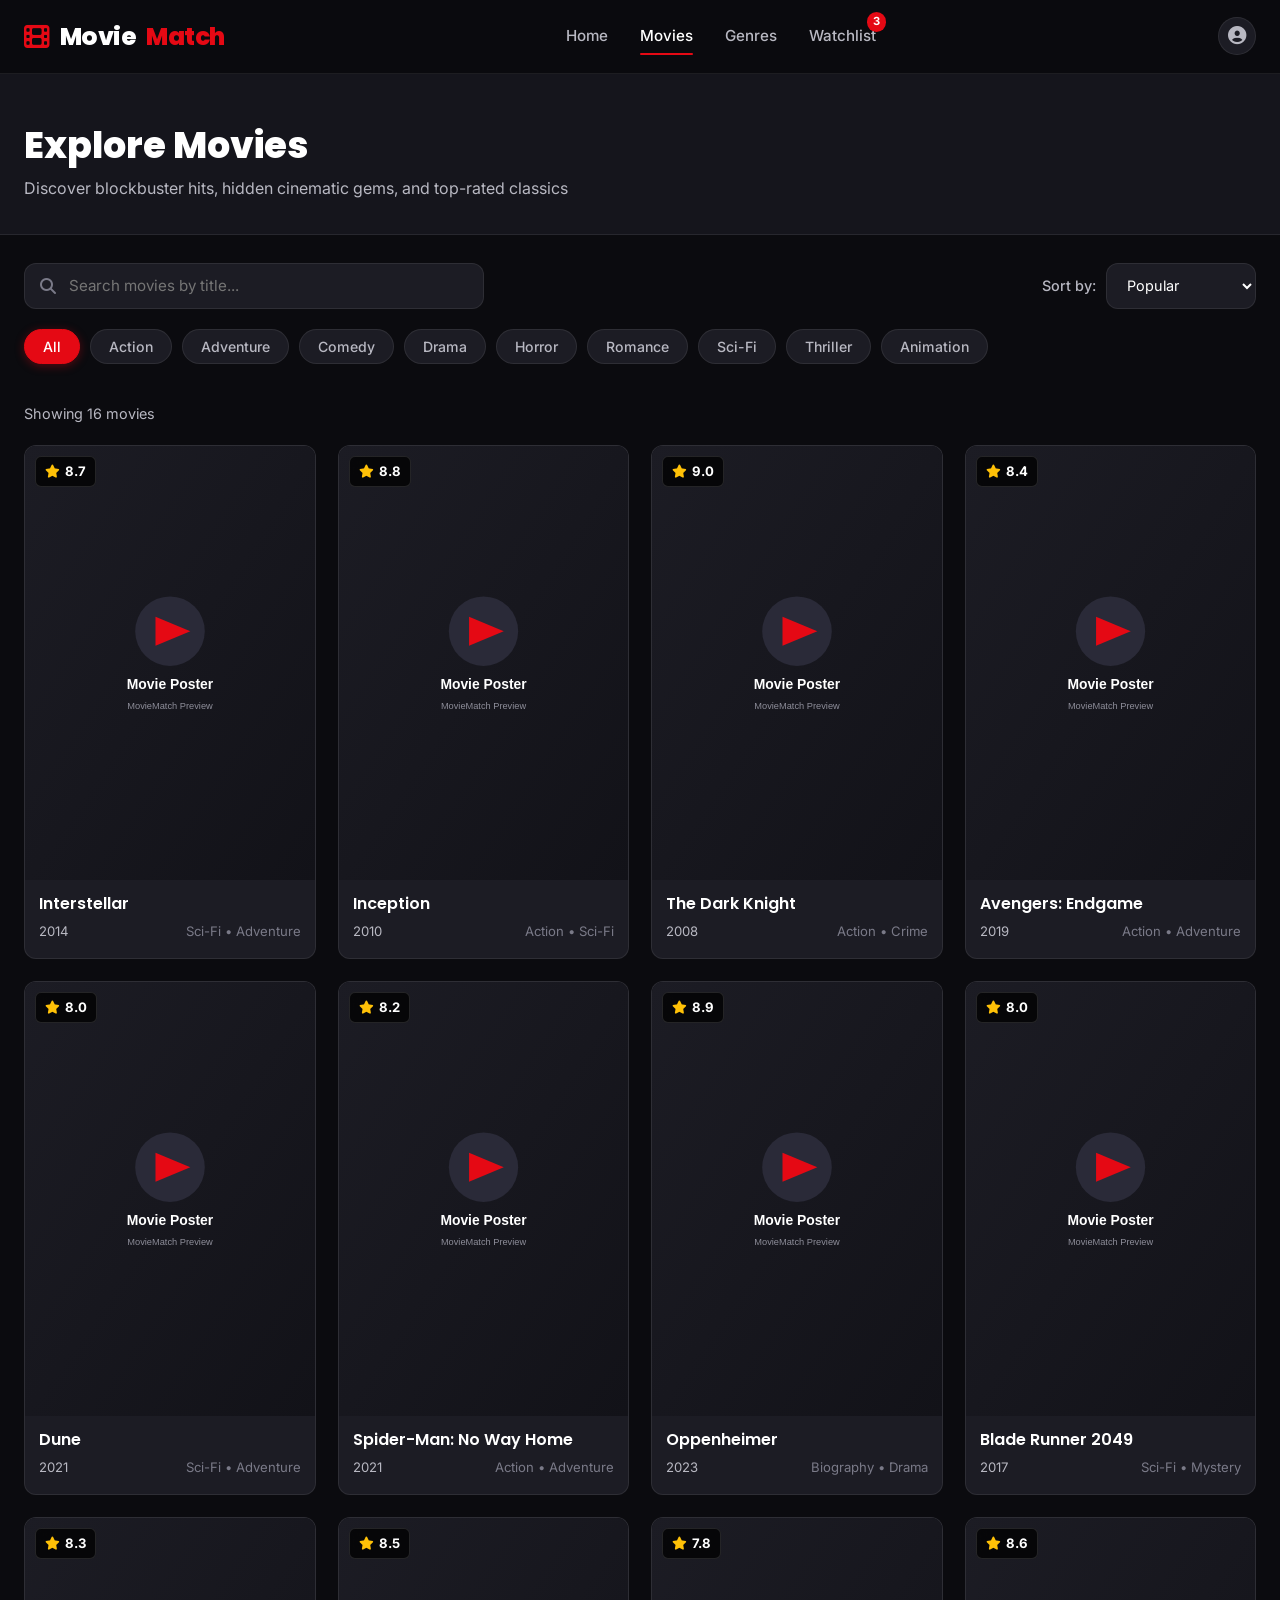
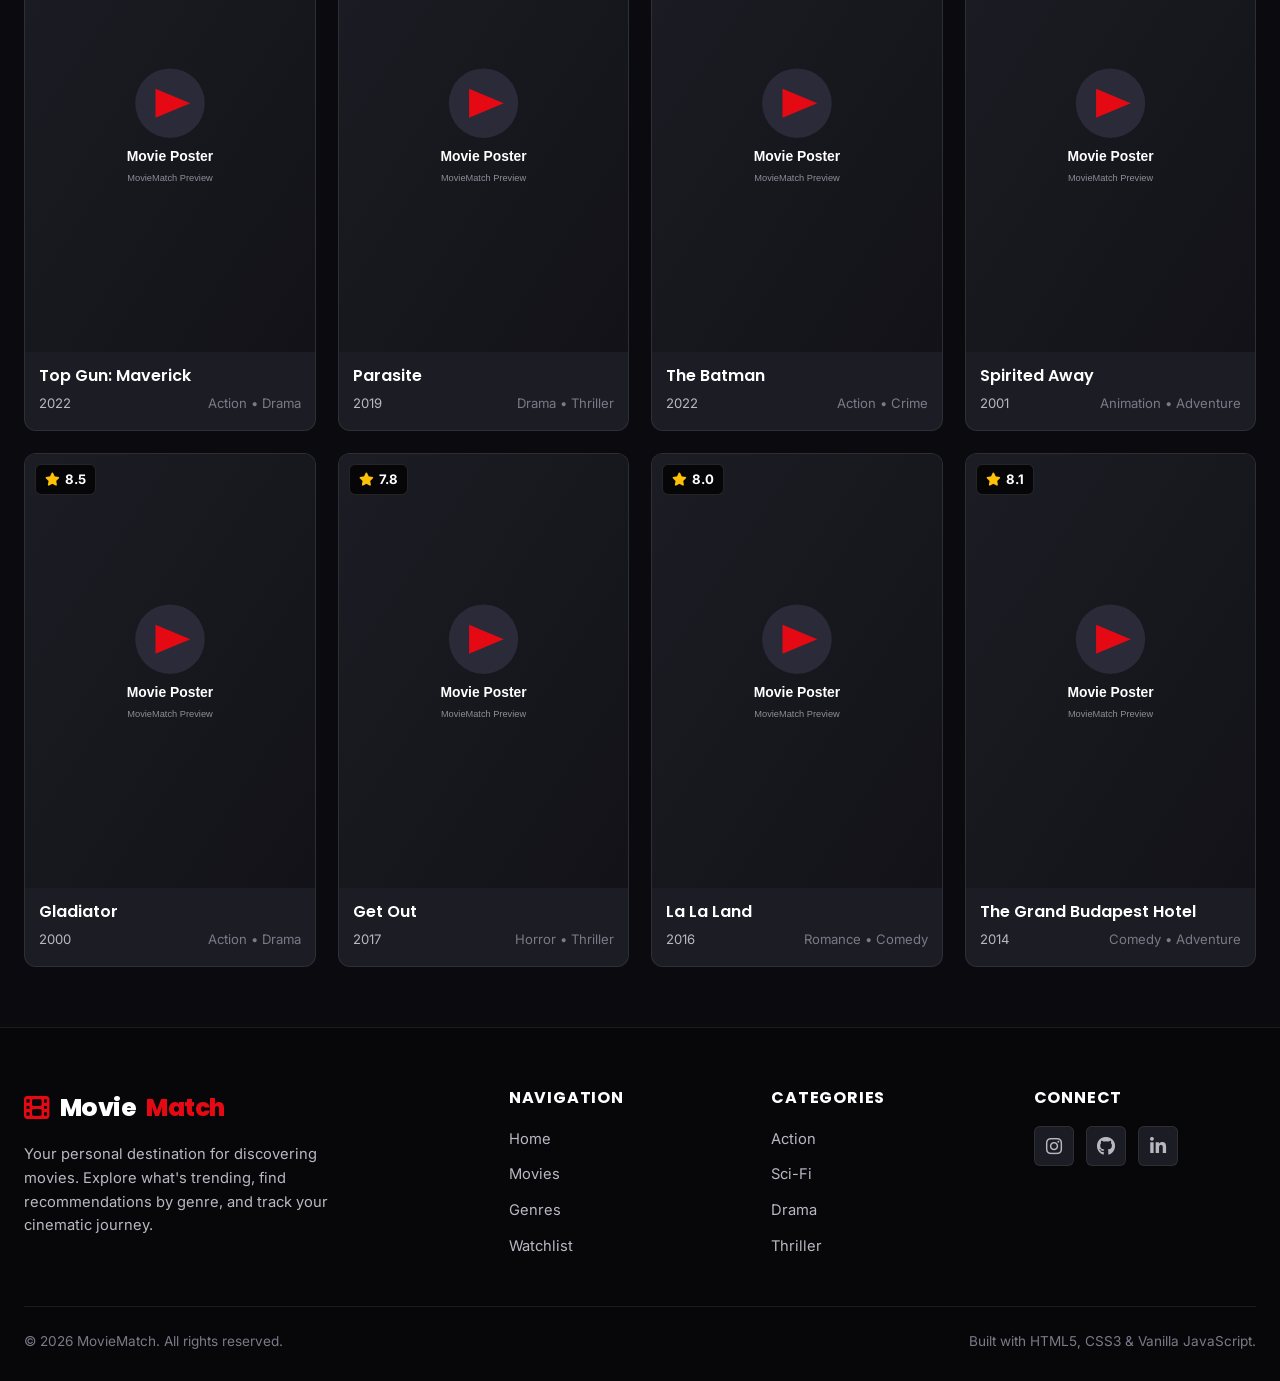
<file: movies.html>
<!DOCTYPE html>
<html lang="en">
<head>
  <meta charset="UTF-8">
  <meta name="viewport" content="width=device-width, initial-scale=1.0">
  <meta name="description" content="Explore and search our extensive catalog of movies, filtered by genre and rating on MovieMatch.">
  <title>Explore Movies | MovieMatch</title>

  <!-- Google Fonts: Poppins & Inter -->
  <link rel="preconnect" href="https://fonts.googleapis.com">
  <link rel="preconnect" href="https://fonts.gstatic.com" crossorigin>
  <link href="https://fonts.googleapis.com/css2?family=Inter:wght@400;500;600&family=Poppins:wght@500;600;700;800&display=swap" rel="stylesheet">

  <!-- Font Awesome Icons CDN -->
  <link rel="stylesheet" href="https://cdnjs.cloudflare.com/ajax/libs/font-awesome/6.5.1/css/all.min.css">

  <!-- Main Stylesheet -->
  <link rel="stylesheet" href="css/style.css">
  
  <!-- Favicon -->
  <link rel="icon" type="image/svg+xml" href="assets/icons/logo.svg">
</head>
<body>

  <!-- =========================================================================
       1. NAVIGATION BAR
       ========================================================================= -->
  <header class="navbar" role="banner">
    <div class="container">
      
      <!-- Logo / Brand -->
      <a href="index.html" class="nav-brand" aria-label="MovieMatch Home">
        <span class="brand-icon"><i class="fa-solid fa-film"></i></span>
        Movie<span class="brand-highlight">Match</span>
      </a>

      <!-- Navigation Links -->
      <nav class="nav-menu" id="navMenu" aria-label="Main Navigation">
        <a href="index.html" class="nav-link">Home</a>
        <a href="movies.html" class="nav-link active">Movies</a>
        <a href="index.html#genres" class="nav-link">Genres</a>
        <a href="watchlist.html" class="nav-link nav-watchlist-link">
          Watchlist
          <span class="watchlist-badge" aria-label="Watchlist Count">3</span>
        </a>
      </nav>

      <!-- Right Actions (Search & Profile) -->
      <div class="nav-right">
        <!-- User Profile Icon Button -->
        <a href="watchlist.html" class="user-profile-btn" aria-label="User Watchlist Profile" title="My Profile & Watchlist">
          <i class="fa-solid fa-circle-user"></i>
        </a>

        <!-- Mobile Menu Toggle Button -->
        <button class="nav-toggle-btn" id="navToggle" aria-label="Toggle navigation menu" aria-expanded="false">
          <i class="fa-solid fa-bars"></i>
        </button>
      </div>

    </div>
  </header>

  <!-- =========================================================================
       2. MAIN CONTENT
       ========================================================================= -->
  <main class="main-content">

    <!-- Page Header Banner -->
    <section class="page-header">
      <div class="container">
        <h1 class="page-title">Explore Movies</h1>
        <p class="page-subtitle">Discover blockbuster hits, hidden cinematic gems, and top-rated classics</p>
      </div>
    </section>

    <!-- Filter & Search Controls Section -->
    <section class="filter-bar-wrap">
      <div class="container">
        <div class="filter-toolbar">
          
          <!-- Top Row: Search Input & Sort Dropdown -->
          <div class="filter-top-row">
            
            <!-- Live Search Bar -->
            <div class="main-search-box">
              <i class="fa-solid fa-magnifying-glass main-search-icon" aria-hidden="true"></i>
              <input 
                type="text" 
                id="movieSearchInput" 
                class="main-search-input" 
                placeholder="Search movies by title..." 
                aria-label="Search movies by title"
              >
            </div>

            <!-- Sorting Options Dropdown -->
            <div class="sort-select-box">
              <label for="movieSortSelect" class="sort-label">Sort by:</label>
              <select id="movieSortSelect" class="sort-dropdown" aria-label="Sort movies by">
                <option value="popular">Popular</option>
                <option value="rating">Highest Rated</option>
                <option value="newest">Newest</option>
              </select>
            </div>

          </div>

          <!-- Bottom Row: Genre Filter Pills -->
          <div class="genre-pills-row" role="tablist" aria-label="Filter by genre">
            <button class="genre-pill active" data-genre="all">All</button>
            <button class="genre-pill" data-genre="Action">Action</button>
            <button class="genre-pill" data-genre="Adventure">Adventure</button>
            <button class="genre-pill" data-genre="Comedy">Comedy</button>
            <button class="genre-pill" data-genre="Drama">Drama</button>
            <button class="genre-pill" data-genre="Horror">Horror</button>
            <button class="genre-pill" data-genre="Romance">Romance</button>
            <button class="genre-pill" data-genre="Sci-Fi">Sci-Fi</button>
            <button class="genre-pill" data-genre="Thriller">Thriller</button>
            <button class="genre-pill" data-genre="Animation">Animation</button>
          </div>

        </div>
      </div>
    </section>

    <!-- Movie Catalog Grid Section -->
    <section class="section-padding" style="padding-top: 10px;">
      <div class="container">
        
        <!-- Results Counter -->
        <div class="results-stats-row">
          <span id="moviesResultsCount">Showing 16 movies</span>
        </div>

        <!-- Responsive Movies Grid (At least 12+ movies) -->
        <div class="movie-grid" id="exploreMoviesGrid">

          <!-- 1. Interstellar -->
          <article 
            class="movie-card" 
            data-title="Interstellar" 
            data-genres="Sci-Fi Adventure Drama" 
            data-year="2014" 
            data-rating="8.7" 
            data-popularity="98"
          >
            <div class="movie-poster-wrap">
              <img 
                src="https://image.tmdb.org/t/p/w500/gEU2QniE6E77NI6lCU6MxlNBvIx.jpg" 
                alt="Interstellar Poster" 
                class="movie-poster"
                loading="lazy"
                onerror="this.src='assets/images/placeholder.svg'"
              >
              <div class="rating-badge">
                <i class="fa-solid fa-star"></i> 8.7
              </div>
              <div class="movie-overlay">
                <div class="overlay-actions">
                  <a href="movie-details.html" class="overlay-btn overlay-btn-view">
                    <i class="fa-solid fa-circle-info"></i> View Details
                  </a>
                  <button 
                    class="overlay-btn overlay-btn-watchlist btn-toggle-watchlist"
                    data-id="interstellar"
                    data-title="Interstellar"
                    data-year="2014"
                    data-rating="8.7"
                    data-genre="Sci-Fi • Adventure"
                    data-poster="https://image.tmdb.org/t/p/w500/gEU2QniE6E77NI6lCU6MxlNBvIx.jpg"
                  >
                    <i class="fa-solid fa-plus"></i> Watchlist
                  </button>
                </div>
              </div>
            </div>
            <div class="movie-info">
              <h3 class="movie-title">Interstellar</h3>
              <div class="movie-meta">
                <span>2014</span>
                <span class="movie-genre">Sci-Fi • Adventure</span>
              </div>
            </div>
          </article>

          <!-- 2. Inception -->
          <article 
            class="movie-card" 
            data-title="Inception" 
            data-genres="Action Sci-Fi Thriller" 
            data-year="2010" 
            data-rating="8.8" 
            data-popularity="96"
          >
            <div class="movie-poster-wrap">
              <img 
                src="https://image.tmdb.org/t/p/w500/oYuLEt3zVCKq57qu2F8dT7NIa6f.jpg" 
                alt="Inception Poster" 
                class="movie-poster"
                loading="lazy"
                onerror="this.src='assets/images/placeholder.svg'"
              >
              <div class="rating-badge">
                <i class="fa-solid fa-star"></i> 8.8
              </div>
              <div class="movie-overlay">
                <div class="overlay-actions">
                  <a href="movie-details.html" class="overlay-btn overlay-btn-view">
                    <i class="fa-solid fa-circle-info"></i> View Details
                  </a>
                  <button 
                    class="overlay-btn overlay-btn-watchlist btn-toggle-watchlist"
                    data-id="inception"
                    data-title="Inception"
                    data-year="2010"
                    data-rating="8.8"
                    data-genre="Action • Sci-Fi"
                    data-poster="https://image.tmdb.org/t/p/w500/oYuLEt3zVCKq57qu2F8dT7NIa6f.jpg"
                  >
                    <i class="fa-solid fa-plus"></i> Watchlist
                  </button>
                </div>
              </div>
            </div>
            <div class="movie-info">
              <h3 class="movie-title">Inception</h3>
              <div class="movie-meta">
                <span>2010</span>
                <span class="movie-genre">Action • Sci-Fi</span>
              </div>
            </div>
          </article>

          <!-- 3. The Dark Knight -->
          <article 
            class="movie-card" 
            data-title="The Dark Knight" 
            data-genres="Action Crime Drama Thriller" 
            data-year="2008" 
            data-rating="9.0" 
            data-popularity="99"
          >
            <div class="movie-poster-wrap">
              <img 
                src="https://image.tmdb.org/t/p/w500/qJ2tW6WMUDux911r6m7haRef0WH.jpg" 
                alt="The Dark Knight Poster" 
                class="movie-poster"
                loading="lazy"
                onerror="this.src='assets/images/placeholder.svg'"
              >
              <div class="rating-badge">
                <i class="fa-solid fa-star"></i> 9.0
              </div>
              <div class="movie-overlay">
                <div class="overlay-actions">
                  <a href="movie-details.html" class="overlay-btn overlay-btn-view">
                    <i class="fa-solid fa-circle-info"></i> View Details
                  </a>
                  <button 
                    class="overlay-btn overlay-btn-watchlist btn-toggle-watchlist"
                    data-id="the-dark-knight"
                    data-title="The Dark Knight"
                    data-year="2008"
                    data-rating="9.0"
                    data-genre="Action • Crime"
                    data-poster="https://image.tmdb.org/t/p/w500/qJ2tW6WMUDux911r6m7haRef0WH.jpg"
                  >
                    <i class="fa-solid fa-plus"></i> Watchlist
                  </button>
                </div>
              </div>
            </div>
            <div class="movie-info">
              <h3 class="movie-title">The Dark Knight</h3>
              <div class="movie-meta">
                <span>2008</span>
                <span class="movie-genre">Action • Crime</span>
              </div>
            </div>
          </article>

          <!-- 4. Avengers: Endgame -->
          <article 
            class="movie-card" 
            data-title="Avengers: Endgame" 
            data-genres="Action Adventure Sci-Fi" 
            data-year="2019" 
            data-rating="8.4" 
            data-popularity="95"
          >
            <div class="movie-poster-wrap">
              <img 
                src="https://image.tmdb.org/t/p/w500/or06FN3Dka5tukK1e9sl16pB3iy.jpg" 
                alt="Avengers: Endgame Poster" 
                class="movie-poster"
                loading="lazy"
                onerror="this.src='assets/images/placeholder.svg'"
              >
              <div class="rating-badge">
                <i class="fa-solid fa-star"></i> 8.4
              </div>
              <div class="movie-overlay">
                <div class="overlay-actions">
                  <a href="movie-details.html" class="overlay-btn overlay-btn-view">
                    <i class="fa-solid fa-circle-info"></i> View Details
                  </a>
                  <button 
                    class="overlay-btn overlay-btn-watchlist btn-toggle-watchlist"
                    data-id="avengers-endgame"
                    data-title="Avengers: Endgame"
                    data-year="2019"
                    data-rating="8.4"
                    data-genre="Action • Adventure"
                    data-poster="https://image.tmdb.org/t/p/w500/or06FN3Dka5tukK1e9sl16pB3iy.jpg"
                  >
                    <i class="fa-solid fa-plus"></i> Watchlist
                  </button>
                </div>
              </div>
            </div>
            <div class="movie-info">
              <h3 class="movie-title">Avengers: Endgame</h3>
              <div class="movie-meta">
                <span>2019</span>
                <span class="movie-genre">Action • Adventure</span>
              </div>
            </div>
          </article>

          <!-- 5. Dune -->
          <article 
            class="movie-card" 
            data-title="Dune" 
            data-genres="Sci-Fi Adventure Drama" 
            data-year="2021" 
            data-rating="8.0" 
            data-popularity="92"
          >
            <div class="movie-poster-wrap">
              <img 
                src="https://image.tmdb.org/t/p/w500/d5NXSklXo0qyIYkgV94XAgMIckC.jpg" 
                alt="Dune Poster" 
                class="movie-poster"
                loading="lazy"
                onerror="this.src='assets/images/placeholder.svg'"
              >
              <div class="rating-badge">
                <i class="fa-solid fa-star"></i> 8.0
              </div>
              <div class="movie-overlay">
                <div class="overlay-actions">
                  <a href="movie-details.html" class="overlay-btn overlay-btn-view">
                    <i class="fa-solid fa-circle-info"></i> View Details
                  </a>
                  <button 
                    class="overlay-btn overlay-btn-watchlist btn-toggle-watchlist"
                    data-id="dune"
                    data-title="Dune"
                    data-year="2021"
                    data-rating="8.0"
                    data-genre="Sci-Fi • Adventure"
                    data-poster="https://image.tmdb.org/t/p/w500/d5NXSklXo0qyIYkgV94XAgMIckC.jpg"
                  >
                    <i class="fa-solid fa-plus"></i> Watchlist
                  </button>
                </div>
              </div>
            </div>
            <div class="movie-info">
              <h3 class="movie-title">Dune</h3>
              <div class="movie-meta">
                <span>2021</span>
                <span class="movie-genre">Sci-Fi • Adventure</span>
              </div>
            </div>
          </article>

          <!-- 6. Spider-Man: No Way Home -->
          <article 
            class="movie-card" 
            data-title="Spider-Man: No Way Home" 
            data-genres="Action Adventure Sci-Fi" 
            data-year="2021" 
            data-rating="8.2" 
            data-popularity="93"
          >
            <div class="movie-poster-wrap">
              <img 
                src="https://image.tmdb.org/t/p/w500/1g0dhYtq4irTY1GPXvft6k4YLjm.jpg" 
                alt="Spider-Man: No Way Home Poster" 
                class="movie-poster"
                loading="lazy"
                onerror="this.src='assets/images/placeholder.svg'"
              >
              <div class="rating-badge">
                <i class="fa-solid fa-star"></i> 8.2
              </div>
              <div class="movie-overlay">
                <div class="overlay-actions">
                  <a href="movie-details.html" class="overlay-btn overlay-btn-view">
                    <i class="fa-solid fa-circle-info"></i> View Details
                  </a>
                  <button 
                    class="overlay-btn overlay-btn-watchlist btn-toggle-watchlist"
                    data-id="spiderman-nwh"
                    data-title="Spider-Man: No Way Home"
                    data-year="2021"
                    data-rating="8.2"
                    data-genre="Action • Adventure"
                    data-poster="https://image.tmdb.org/t/p/w500/1g0dhYtq4irTY1GPXvft6k4YLjm.jpg"
                  >
                    <i class="fa-solid fa-plus"></i> Watchlist
                  </button>
                </div>
              </div>
            </div>
            <div class="movie-info">
              <h3 class="movie-title">Spider-Man: No Way Home</h3>
              <div class="movie-meta">
                <span>2021</span>
                <span class="movie-genre">Action • Adventure</span>
              </div>
            </div>
          </article>

          <!-- 7. Oppenheimer -->
          <article 
            class="movie-card" 
            data-title="Oppenheimer" 
            data-genres="Drama Biography" 
            data-year="2023" 
            data-rating="8.9" 
            data-popularity="97"
          >
            <div class="movie-poster-wrap">
              <img 
                src="https://image.tmdb.org/t/p/w500/8Gxv8gSFCU0XGDykEGv7zR1n2ua.jpg" 
                alt="Oppenheimer Poster" 
                class="movie-poster"
                loading="lazy"
                onerror="this.src='assets/images/placeholder.svg'"
              >
              <div class="rating-badge">
                <i class="fa-solid fa-star"></i> 8.9
              </div>
              <div class="movie-overlay">
                <div class="overlay-actions">
                  <a href="movie-details.html" class="overlay-btn overlay-btn-view">
                    <i class="fa-solid fa-circle-info"></i> View Details
                  </a>
                  <button 
                    class="overlay-btn overlay-btn-watchlist btn-toggle-watchlist"
                    data-id="oppenheimer"
                    data-title="Oppenheimer"
                    data-year="2023"
                    data-rating="8.9"
                    data-genre="Biography • Drama"
                    data-poster="https://image.tmdb.org/t/p/w500/8Gxv8gSFCU0XGDykEGv7zR1n2ua.jpg"
                  >
                    <i class="fa-solid fa-plus"></i> Watchlist
                  </button>
                </div>
              </div>
            </div>
            <div class="movie-info">
              <h3 class="movie-title">Oppenheimer</h3>
              <div class="movie-meta">
                <span>2023</span>
                <span class="movie-genre">Biography • Drama</span>
              </div>
            </div>
          </article>

          <!-- 8. Blade Runner 2049 -->
          <article 
            class="movie-card" 
            data-title="Blade Runner 2049" 
            data-genres="Sci-Fi Mystery Drama" 
            data-year="2017" 
            data-rating="8.0" 
            data-popularity="88"
          >
            <div class="movie-poster-wrap">
              <img 
                src="https://image.tmdb.org/t/p/w500/gajva2L0rPYkEWjzgFlBXCAVBE5.jpg" 
                alt="Blade Runner 2049 Poster" 
                class="movie-poster"
                loading="lazy"
                onerror="this.src='assets/images/placeholder.svg'"
              >
              <div class="rating-badge">
                <i class="fa-solid fa-star"></i> 8.0
              </div>
              <div class="movie-overlay">
                <div class="overlay-actions">
                  <a href="movie-details.html" class="overlay-btn overlay-btn-view">
                    <i class="fa-solid fa-circle-info"></i> View Details
                  </a>
                  <button 
                    class="overlay-btn overlay-btn-watchlist btn-toggle-watchlist"
                    data-id="bladerunner-2049"
                    data-title="Blade Runner 2049"
                    data-year="2017"
                    data-rating="8.0"
                    data-genre="Sci-Fi • Mystery"
                    data-poster="https://image.tmdb.org/t/p/w500/gajva2L0rPYkEWjzgFlBXCAVBE5.jpg"
                  >
                    <i class="fa-solid fa-plus"></i> Watchlist
                  </button>
                </div>
              </div>
            </div>
            <div class="movie-info">
              <h3 class="movie-title">Blade Runner 2049</h3>
              <div class="movie-meta">
                <span>2017</span>
                <span class="movie-genre">Sci-Fi • Mystery</span>
              </div>
            </div>
          </article>

          <!-- 9. Top Gun: Maverick -->
          <article 
            class="movie-card" 
            data-title="Top Gun: Maverick" 
            data-genres="Action Drama" 
            data-year="2022" 
            data-rating="8.3" 
            data-popularity="91"
          >
            <div class="movie-poster-wrap">
              <img 
                src="https://image.tmdb.org/t/p/w500/62HCnUTziyWcpDaBO2i1DX17ljH.jpg" 
                alt="Top Gun: Maverick Poster" 
                class="movie-poster"
                loading="lazy"
                onerror="this.src='assets/images/placeholder.svg'"
              >
              <div class="rating-badge">
                <i class="fa-solid fa-star"></i> 8.3
              </div>
              <div class="movie-overlay">
                <div class="overlay-actions">
                  <a href="movie-details.html" class="overlay-btn overlay-btn-view">
                    <i class="fa-solid fa-circle-info"></i> View Details
                  </a>
                  <button 
                    class="overlay-btn overlay-btn-watchlist btn-toggle-watchlist"
                    data-id="topgun-maverick"
                    data-title="Top Gun: Maverick"
                    data-year="2022"
                    data-rating="8.3"
                    data-genre="Action • Drama"
                    data-poster="https://image.tmdb.org/t/p/w500/62HCnUTziyWcpDaBO2i1DX17ljH.jpg"
                  >
                    <i class="fa-solid fa-plus"></i> Watchlist
                  </button>
                </div>
              </div>
            </div>
            <div class="movie-info">
              <h3 class="movie-title">Top Gun: Maverick</h3>
              <div class="movie-meta">
                <span>2022</span>
                <span class="movie-genre">Action • Drama</span>
              </div>
            </div>
          </article>

          <!-- 10. Parasite -->
          <article 
            class="movie-card" 
            data-title="Parasite" 
            data-genres="Drama Thriller Comedy" 
            data-year="2019" 
            data-rating="8.5" 
            data-popularity="94"
          >
            <div class="movie-poster-wrap">
              <img 
                src="https://image.tmdb.org/t/p/w500/7IiTTgloJzvGI1TAYymCfbfl3vT.jpg" 
                alt="Parasite Poster" 
                class="movie-poster"
                loading="lazy"
                onerror="this.src='assets/images/placeholder.svg'"
              >
              <div class="rating-badge">
                <i class="fa-solid fa-star"></i> 8.5
              </div>
              <div class="movie-overlay">
                <div class="overlay-actions">
                  <a href="movie-details.html" class="overlay-btn overlay-btn-view">
                    <i class="fa-solid fa-circle-info"></i> View Details
                  </a>
                  <button 
                    class="overlay-btn overlay-btn-watchlist btn-toggle-watchlist"
                    data-id="parasite"
                    data-title="Parasite"
                    data-year="2019"
                    data-rating="8.5"
                    data-genre="Drama • Thriller"
                    data-poster="https://image.tmdb.org/t/p/w500/7IiTTgloJzvGI1TAYymCfbfl3vT.jpg"
                  >
                    <i class="fa-solid fa-plus"></i> Watchlist
                  </button>
                </div>
              </div>
            </div>
            <div class="movie-info">
              <h3 class="movie-title">Parasite</h3>
              <div class="movie-meta">
                <span>2019</span>
                <span class="movie-genre">Drama • Thriller</span>
              </div>
            </div>
          </article>

          <!-- 11. The Batman -->
          <article 
            class="movie-card" 
            data-title="The Batman" 
            data-genres="Action Crime Drama" 
            data-year="2022" 
            data-rating="7.8" 
            data-popularity="89"
          >
            <div class="movie-poster-wrap">
              <img 
                src="https://image.tmdb.org/t/p/w500/74xTEgt7R36Fpooo50r9T25onhq.jpg" 
                alt="The Batman Poster" 
                class="movie-poster"
                loading="lazy"
                onerror="this.src='assets/images/placeholder.svg'"
              >
              <div class="rating-badge">
                <i class="fa-solid fa-star"></i> 7.8
              </div>
              <div class="movie-overlay">
                <div class="overlay-actions">
                  <a href="movie-details.html" class="overlay-btn overlay-btn-view">
                    <i class="fa-solid fa-circle-info"></i> View Details
                  </a>
                  <button 
                    class="overlay-btn overlay-btn-watchlist btn-toggle-watchlist"
                    data-id="the-batman"
                    data-title="The Batman"
                    data-year="2022"
                    data-rating="7.8"
                    data-genre="Action • Crime"
                    data-poster="https://image.tmdb.org/t/p/w500/74xTEgt7R36Fpooo50r9T25onhq.jpg"
                  >
                    <i class="fa-solid fa-plus"></i> Watchlist
                  </button>
                </div>
              </div>
            </div>
            <div class="movie-info">
              <h3 class="movie-title">The Batman</h3>
              <div class="movie-meta">
                <span>2022</span>
                <span class="movie-genre">Action • Crime</span>
              </div>
            </div>
          </article>

          <!-- 12. Spirited Away -->
          <article 
            class="movie-card" 
            data-title="Spirited Away" 
            data-genres="Animation Adventure Family" 
            data-year="2001" 
            data-rating="8.6" 
            data-popularity="90"
          >
            <div class="movie-poster-wrap">
              <img 
                src="https://image.tmdb.org/t/p/w500/39wmItIWsg5sZMyRUHLkWBcuVCM.jpg" 
                alt="Spirited Away Poster" 
                class="movie-poster"
                loading="lazy"
                onerror="this.src='assets/images/placeholder.svg'"
              >
              <div class="rating-badge">
                <i class="fa-solid fa-star"></i> 8.6
              </div>
              <div class="movie-overlay">
                <div class="overlay-actions">
                  <a href="movie-details.html" class="overlay-btn overlay-btn-view">
                    <i class="fa-solid fa-circle-info"></i> View Details
                  </a>
                  <button 
                    class="overlay-btn overlay-btn-watchlist btn-toggle-watchlist"
                    data-id="spirited-away"
                    data-title="Spirited Away"
                    data-year="2001"
                    data-rating="8.6"
                    data-genre="Animation • Adventure"
                    data-poster="https://image.tmdb.org/t/p/w500/39wmItIWsg5sZMyRUHLkWBcuVCM.jpg"
                  >
                    <i class="fa-solid fa-plus"></i> Watchlist
                  </button>
                </div>
              </div>
            </div>
            <div class="movie-info">
              <h3 class="movie-title">Spirited Away</h3>
              <div class="movie-meta">
                <span>2001</span>
                <span class="movie-genre">Animation • Adventure</span>
              </div>
            </div>
          </article>

          <!-- 13. Gladiator -->
          <article 
            class="movie-card" 
            data-title="Gladiator" 
            data-genres="Action Adventure Drama" 
            data-year="2000" 
            data-rating="8.5" 
            data-popularity="87"
          >
            <div class="movie-poster-wrap">
              <img 
                src="https://image.tmdb.org/t/p/w500/ty8TGRuvJLPUmAR1H1nRIsgwvim.jpg" 
                alt="Gladiator Poster" 
                class="movie-poster"
                loading="lazy"
                onerror="this.src='assets/images/placeholder.svg'"
              >
              <div class="rating-badge">
                <i class="fa-solid fa-star"></i> 8.5
              </div>
              <div class="movie-overlay">
                <div class="overlay-actions">
                  <a href="movie-details.html" class="overlay-btn overlay-btn-view">
                    <i class="fa-solid fa-circle-info"></i> View Details
                  </a>
                  <button 
                    class="overlay-btn overlay-btn-watchlist btn-toggle-watchlist"
                    data-id="gladiator"
                    data-title="Gladiator"
                    data-year="2000"
                    data-rating="8.5"
                    data-genre="Action • Drama"
                    data-poster="https://image.tmdb.org/t/p/w500/ty8TGRuvJLPUmAR1H1nRIsgwvim.jpg"
                  >
                    <i class="fa-solid fa-plus"></i> Watchlist
                  </button>
                </div>
              </div>
            </div>
            <div class="movie-info">
              <h3 class="movie-title">Gladiator</h3>
              <div class="movie-meta">
                <span>2000</span>
                <span class="movie-genre">Action • Drama</span>
              </div>
            </div>
          </article>

          <!-- 14. Get Out -->
          <article 
            class="movie-card" 
            data-title="Get Out" 
            data-genres="Horror Mystery Thriller" 
            data-year="2017" 
            data-rating="7.8" 
            data-popularity="85"
          >
            <div class="movie-poster-wrap">
              <img 
                src="https://image.tmdb.org/t/p/w500/tFXcEccSQMf3lfhfXKSU9iRBpa3.jpg" 
                alt="Get Out Poster" 
                class="movie-poster"
                loading="lazy"
                onerror="this.src='assets/images/placeholder.svg'"
              >
              <div class="rating-badge">
                <i class="fa-solid fa-star"></i> 7.8
              </div>
              <div class="movie-overlay">
                <div class="overlay-actions">
                  <a href="movie-details.html" class="overlay-btn overlay-btn-view">
                    <i class="fa-solid fa-circle-info"></i> View Details
                  </a>
                  <button 
                    class="overlay-btn overlay-btn-watchlist btn-toggle-watchlist"
                    data-id="get-out"
                    data-title="Get Out"
                    data-year="2017"
                    data-rating="7.8"
                    data-genre="Horror • Thriller"
                    data-poster="https://image.tmdb.org/t/p/w500/tFXcEccSQMf3lfhfXKSU9iRBpa3.jpg"
                  >
                    <i class="fa-solid fa-plus"></i> Watchlist
                  </button>
                </div>
              </div>
            </div>
            <div class="movie-info">
              <h3 class="movie-title">Get Out</h3>
              <div class="movie-meta">
                <span>2017</span>
                <span class="movie-genre">Horror • Thriller</span>
              </div>
            </div>
          </article>

          <!-- 15. La La Land -->
          <article 
            class="movie-card" 
            data-title="La La Land" 
            data-genres="Comedy Drama Romance" 
            data-year="2016" 
            data-rating="8.0" 
            data-popularity="86"
          >
            <div class="movie-poster-wrap">
              <img 
                src="https://image.tmdb.org/t/p/w500/uDO8zWDhfWwoFdKS4fzkVJb0Rf0.jpg" 
                alt="La La Land Poster" 
                class="movie-poster"
                loading="lazy"
                onerror="this.src='assets/images/placeholder.svg'"
              >
              <div class="rating-badge">
                <i class="fa-solid fa-star"></i> 8.0
              </div>
              <div class="movie-overlay">
                <div class="overlay-actions">
                  <a href="movie-details.html" class="overlay-btn overlay-btn-view">
                    <i class="fa-solid fa-circle-info"></i> View Details
                  </a>
                  <button 
                    class="overlay-btn overlay-btn-watchlist btn-toggle-watchlist"
                    data-id="la-la-land"
                    data-title="La La Land"
                    data-year="2016"
                    data-rating="8.0"
                    data-genre="Romance • Drama"
                    data-poster="https://image.tmdb.org/t/p/w500/uDO8zWDhfWwoFdKS4fzkVJb0Rf0.jpg"
                  >
                    <i class="fa-solid fa-plus"></i> Watchlist
                  </button>
                </div>
              </div>
            </div>
            <div class="movie-info">
              <h3 class="movie-title">La La Land</h3>
              <div class="movie-meta">
                <span>2016</span>
                <span class="movie-genre">Romance • Comedy</span>
              </div>
            </div>
          </article>

          <!-- 16. The Grand Budapest Hotel -->
          <article 
            class="movie-card" 
            data-title="The Grand Budapest Hotel" 
            data-genres="Comedy Adventure" 
            data-year="2014" 
            data-rating="8.1" 
            data-popularity="84"
          >
            <div class="movie-poster-wrap">
              <img 
                src="https://image.tmdb.org/t/p/w500/eWdyYQreja6JGCzqHWX9NZkt5BW.jpg" 
                alt="The Grand Budapest Hotel Poster" 
                class="movie-poster"
                loading="lazy"
                onerror="this.src='assets/images/placeholder.svg'"
              >
              <div class="rating-badge">
                <i class="fa-solid fa-star"></i> 8.1
              </div>
              <div class="movie-overlay">
                <div class="overlay-actions">
                  <a href="movie-details.html" class="overlay-btn overlay-btn-view">
                    <i class="fa-solid fa-circle-info"></i> View Details
                  </a>
                  <button 
                    class="overlay-btn overlay-btn-watchlist btn-toggle-watchlist"
                    data-id="grand-budapest"
                    data-title="The Grand Budapest Hotel"
                    data-year="2014"
                    data-rating="8.1"
                    data-genre="Comedy • Adventure"
                    data-poster="https://image.tmdb.org/t/p/w500/eWdyYQreja6JGCzqHWX9NZkt5BW.jpg"
                  >
                    <i class="fa-solid fa-plus"></i> Watchlist
                  </button>
                </div>
              </div>
            </div>
            <div class="movie-info">
              <h3 class="movie-title">The Grand Budapest Hotel</h3>
              <div class="movie-meta">
                <span>2014</span>
                <span class="movie-genre">Comedy • Adventure</span>
              </div>
            </div>
          </article>

          <!-- Empty Search/Filter State (Hidden until search yields 0 items) -->
          <div class="empty-results-box" id="noMoviesFound" style="display: none;">
            <i class="fa-solid fa-film"></i>
            <h3>No movies found</h3>
            <p>Try searching for a different title or resetting your genre filter.</p>
          </div>

        </div>

      </div>
    </section>

  </main>

  <!-- =========================================================================
       3. FOOTER
       ========================================================================= -->
  <footer class="footer" role="contentinfo">
    <div class="container">
      
      <div class="footer-top">
        
        <!-- Brand Info -->
        <div class="footer-brand-info">
          <a href="index.html" class="nav-brand">
            <span class="brand-icon"><i class="fa-solid fa-film"></i></span>
            Movie<span class="brand-highlight">Match</span>
          </a>
          <p class="footer-desc">
            Your personal destination for discovering movies. Explore what's trending, find recommendations by genre, and track your cinematic journey.
          </p>
        </div>

        <!-- Quick Links -->
        <div>
          <h4 class="footer-column-title">Navigation</h4>
          <ul class="footer-links">
            <li><a href="index.html" class="footer-link">Home</a></li>
            <li><a href="movies.html" class="footer-link">Movies</a></li>
            <li><a href="index.html#genres" class="footer-link">Genres</a></li>
            <li><a href="watchlist.html" class="footer-link">Watchlist</a></li>
          </ul>
        </div>

        <!-- Categories -->
        <div>
          <h4 class="footer-column-title">Categories</h4>
          <ul class="footer-links">
            <li><a href="movies.html?genre=Action" class="footer-link">Action</a></li>
            <li><a href="movies.html?genre=Sci-Fi" class="footer-link">Sci-Fi</a></li>
            <li><a href="movies.html?genre=Drama" class="footer-link">Drama</a></li>
            <li><a href="movies.html?genre=Thriller" class="footer-link">Thriller</a></li>
          </ul>
        </div>

        <!-- Social Media -->
        <div>
          <h4 class="footer-column-title">Connect</h4>
          <div class="footer-social-list">
            <a href="https://instagram.com" target="_blank" rel="noopener noreferrer" class="social-icon-link" aria-label="Instagram">
              <i class="fa-brands fa-instagram"></i>
            </a>
            <a href="https://github.com" target="_blank" rel="noopener noreferrer" class="social-icon-link" aria-label="GitHub">
              <i class="fa-brands fa-github"></i>
            </a>
            <a href="https://linkedin.com" target="_blank" rel="noopener noreferrer" class="social-icon-link" aria-label="LinkedIn">
              <i class="fa-brands fa-linkedin-in"></i>
            </a>
          </div>
        </div>

      </div>

      <!-- Copyright -->
      <div class="footer-bottom">
        <p>© 2026 MovieMatch. All rights reserved.</p>
        <p>Built with HTML5, CSS3 &amp; Vanilla JavaScript.</p>
      </div>

    </div>
  </footer>

  <!-- Vanilla JavaScript -->
  <script src="js/script.js"></script>
</body>
</html>
</file>
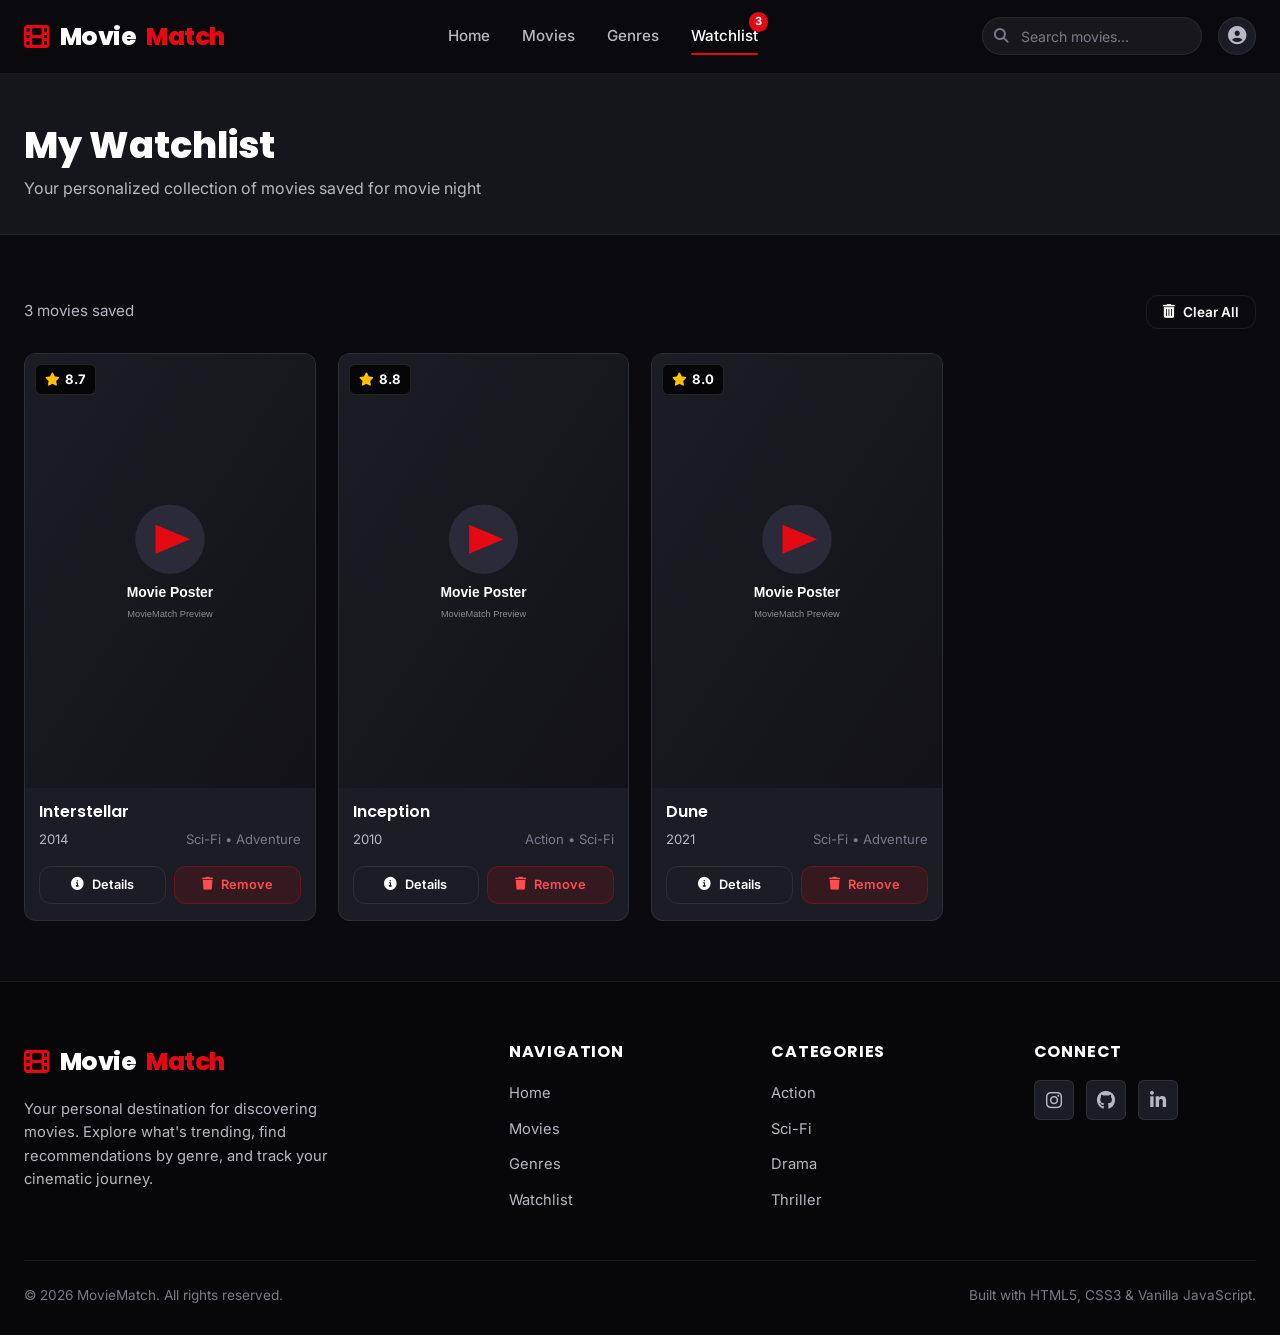
<file: watchlist.html>
<!DOCTYPE html>
<html lang="en">
<head>
  <meta charset="UTF-8">
  <meta name="viewport" content="width=device-width, initial-scale=1.0">
  <meta name="description" content="View and manage your saved movies on your MovieMatch watchlist.">
  <title>My Watchlist | MovieMatch</title>

  <!-- Google Fonts: Poppins & Inter -->
  <link rel="preconnect" href="https://fonts.googleapis.com">
  <link rel="preconnect" href="https://fonts.gstatic.com" crossorigin>
  <link href="https://fonts.googleapis.com/css2?family=Inter:wght@400;500;600&family=Poppins:wght@500;600;700;800&display=swap" rel="stylesheet">

  <!-- Font Awesome Icons CDN -->
  <link rel="stylesheet" href="https://cdnjs.cloudflare.com/ajax/libs/font-awesome/6.5.1/css/all.min.css">

  <!-- Main Stylesheet -->
  <link rel="stylesheet" href="css/style.css">
  
  <!-- Favicon -->
  <link rel="icon" type="image/svg+xml" href="assets/icons/logo.svg">
</head>
<body>

  <!-- =========================================================================
       1. NAVIGATION BAR
       ========================================================================= -->
  <header class="navbar" role="banner">
    <div class="container">
      
      <!-- Logo / Brand -->
      <a href="index.html" class="nav-brand" aria-label="MovieMatch Home">
        <span class="brand-icon"><i class="fa-solid fa-film"></i></span>
        Movie<span class="brand-highlight">Match</span>
      </a>

      <!-- Navigation Links -->
      <nav class="nav-menu" id="navMenu" aria-label="Main Navigation">
        <a href="index.html" class="nav-link">Home</a>
        <a href="movies.html" class="nav-link">Movies</a>
        <a href="index.html#genres" class="nav-link">Genres</a>
        <a href="watchlist.html" class="nav-link nav-watchlist-link active">
          Watchlist
          <span class="watchlist-badge" aria-label="Watchlist Count">3</span>
        </a>
      </nav>

      <!-- Right Actions (Search & Profile) -->
      <div class="nav-right">
        <!-- Search Input -->
        <form action="movies.html" method="GET" class="nav-search-form" role="search">
          <i class="fa-solid fa-magnifying-glass nav-search-btn" aria-hidden="true"></i>
          <input 
            type="text" 
            name="search" 
            class="nav-search-input" 
            placeholder="Search movies..." 
            aria-label="Search movies"
          >
        </form>

        <!-- User Profile Icon Button -->
        <a href="watchlist.html" class="user-profile-btn" aria-label="User Watchlist Profile" title="My Profile & Watchlist">
          <i class="fa-solid fa-circle-user"></i>
        </a>

        <!-- Mobile Menu Toggle Button -->
        <button class="nav-toggle-btn" id="navToggle" aria-label="Toggle navigation menu" aria-expanded="false">
          <i class="fa-solid fa-bars"></i>
        </button>
      </div>

    </div>
  </header>

  <!-- =========================================================================
       2. MAIN CONTENT
       ========================================================================= -->
  <main class="main-content">

    <!-- Page Header Banner -->
    <section class="page-header">
      <div class="container">
        <h1 class="page-title">My Watchlist</h1>
        <p class="page-subtitle">Your personalized collection of movies saved for movie night</p>
      </div>
    </section>

    <!-- Watchlist Section -->
    <section class="section-padding">
      <div class="container">
        
        <!-- Watchlist Toolbar Controls -->
        <div class="watchlist-toolbar">
          <div class="watchlist-stats">
            <span id="watchlistCount">3 movies saved</span>
          </div>
          
          <div>
            <button class="btn btn-outline btn-sm" id="clearWatchlistBtn">
              <i class="fa-solid fa-trash-can"></i> Clear All
            </button>
          </div>
        </div>

        <!-- Dynamic Movies Container (populated by script.js) -->
        <div class="movie-grid" id="watchlistContainer">

          <!-- Static Fallback / Seed Item 1: Interstellar -->
          <article class="movie-card" data-id="interstellar">
            <div class="movie-poster-wrap">
              <img 
                src="https://image.tmdb.org/t/p/w500/gEU2QniE6E77NI6lCU6MxlNBvIx.jpg" 
                alt="Interstellar Poster" 
                class="movie-poster"
                onerror="this.src='assets/images/placeholder.svg'"
              >
              <div class="rating-badge">
                <i class="fa-solid fa-star"></i> 8.7
              </div>
              <div class="movie-overlay">
                <div class="overlay-actions">
                  <a href="movie-details.html" class="overlay-btn overlay-btn-view">
                    <i class="fa-solid fa-circle-info"></i> View Details
                  </a>
                  <button 
                    class="overlay-btn overlay-btn-watchlist remove-from-watchlist-btn" 
                    data-id="interstellar" 
                    data-title="Interstellar"
                  >
                    <i class="fa-solid fa-trash"></i> Remove
                  </button>
                </div>
              </div>
            </div>
            <div class="movie-info">
              <h3 class="movie-title">Interstellar</h3>
              <div class="movie-meta">
                <span>2014</span>
                <span class="movie-genre">Sci-Fi • Adventure</span>
              </div>
              <div class="watchlist-card-actions">
                <a href="movie-details.html" class="btn btn-outline btn-sm">
                  <i class="fa-solid fa-circle-info"></i> Details
                </a>
                <button 
                  class="btn btn-danger btn-sm remove-from-watchlist-btn" 
                  data-id="interstellar" 
                  data-title="Interstellar"
                >
                  <i class="fa-solid fa-trash"></i> Remove
                </button>
              </div>
            </div>
          </article>

          <!-- Static Fallback / Seed Item 2: Inception -->
          <article class="movie-card" data-id="inception">
            <div class="movie-poster-wrap">
              <img 
                src="https://image.tmdb.org/t/p/w500/oYuLEt3zVCKq57qu2F8dT7NIa6f.jpg" 
                alt="Inception Poster" 
                class="movie-poster"
                onerror="this.src='assets/images/placeholder.svg'"
              >
              <div class="rating-badge">
                <i class="fa-solid fa-star"></i> 8.8
              </div>
              <div class="movie-overlay">
                <div class="overlay-actions">
                  <a href="movie-details.html" class="overlay-btn overlay-btn-view">
                    <i class="fa-solid fa-circle-info"></i> View Details
                  </a>
                  <button 
                    class="overlay-btn overlay-btn-watchlist remove-from-watchlist-btn" 
                    data-id="inception" 
                    data-title="Inception"
                  >
                    <i class="fa-solid fa-trash"></i> Remove
                  </button>
                </div>
              </div>
            </div>
            <div class="movie-info">
              <h3 class="movie-title">Inception</h3>
              <div class="movie-meta">
                <span>2010</span>
                <span class="movie-genre">Action • Sci-Fi</span>
              </div>
              <div class="watchlist-card-actions">
                <a href="movie-details.html" class="btn btn-outline btn-sm">
                  <i class="fa-solid fa-circle-info"></i> Details
                </a>
                <button 
                  class="btn btn-danger btn-sm remove-from-watchlist-btn" 
                  data-id="inception" 
                  data-title="Inception"
                >
                  <i class="fa-solid fa-trash"></i> Remove
                </button>
              </div>
            </div>
          </article>

          <!-- Static Fallback / Seed Item 3: Dune -->
          <article class="movie-card" data-id="dune">
            <div class="movie-poster-wrap">
              <img 
                src="https://image.tmdb.org/t/p/w500/d5NXSklXo0qyIYkgV94XAgMIckC.jpg" 
                alt="Dune Poster" 
                class="movie-poster"
                onerror="this.src='assets/images/placeholder.svg'"
              >
              <div class="rating-badge">
                <i class="fa-solid fa-star"></i> 8.0
              </div>
              <div class="movie-overlay">
                <div class="overlay-actions">
                  <a href="movie-details.html" class="overlay-btn overlay-btn-view">
                    <i class="fa-solid fa-circle-info"></i> View Details
                  </a>
                  <button 
                    class="overlay-btn overlay-btn-watchlist remove-from-watchlist-btn" 
                    data-id="dune" 
                    data-title="Dune"
                  >
                    <i class="fa-solid fa-trash"></i> Remove
                  </button>
                </div>
              </div>
            </div>
            <div class="movie-info">
              <h3 class="movie-title">Dune</h3>
              <div class="movie-meta">
                <span>2021</span>
                <span class="movie-genre">Sci-Fi • Adventure</span>
              </div>
              <div class="watchlist-card-actions">
                <a href="movie-details.html" class="btn btn-outline btn-sm">
                  <i class="fa-solid fa-circle-info"></i> Details
                </a>
                <button 
                  class="btn btn-danger btn-sm remove-from-watchlist-btn" 
                  data-id="dune" 
                  data-title="Dune"
                >
                  <i class="fa-solid fa-trash"></i> Remove
                </button>
              </div>
            </div>
          </article>

        </div>

        <!-- Attractive Empty Watchlist State (Toggled dynamically by script.js) -->
        <div class="empty-watchlist-container" id="emptyWatchlist">
          <div class="empty-watchlist-icon">
            <i class="fa-solid fa-film"></i>
          </div>
          <h2 class="empty-watchlist-title">No movies in your watchlist yet</h2>
          <p class="empty-watchlist-desc">
            Start exploring and save movies you want to watch later by clicking the watchlist button on any movie card.
          </p>
          <a href="movies.html" class="btn btn-primary btn-lg">
            <i class="fa-solid fa-compass"></i> Explore Movies
          </a>
        </div>

      </div>
    </section>

  </main>

  <!-- =========================================================================
       3. FOOTER
       ========================================================================= -->
  <footer class="footer" role="contentinfo">
    <div class="container">
      
      <div class="footer-top">
        
        <!-- Brand Info -->
        <div class="footer-brand-info">
          <a href="index.html" class="nav-brand">
            <span class="brand-icon"><i class="fa-solid fa-film"></i></span>
            Movie<span class="brand-highlight">Match</span>
          </a>
          <p class="footer-desc">
            Your personal destination for discovering movies. Explore what's trending, find recommendations by genre, and track your cinematic journey.
          </p>
        </div>

        <!-- Quick Links -->
        <div>
          <h4 class="footer-column-title">Navigation</h4>
          <ul class="footer-links">
            <li><a href="index.html" class="footer-link">Home</a></li>
            <li><a href="movies.html" class="footer-link">Movies</a></li>
            <li><a href="index.html#genres" class="footer-link">Genres</a></li>
            <li><a href="watchlist.html" class="footer-link">Watchlist</a></li>
          </ul>
        </div>

        <!-- Categories -->
        <div>
          <h4 class="footer-column-title">Categories</h4>
          <ul class="footer-links">
            <li><a href="movies.html?genre=Action" class="footer-link">Action</a></li>
            <li><a href="movies.html?genre=Sci-Fi" class="footer-link">Sci-Fi</a></li>
            <li><a href="movies.html?genre=Drama" class="footer-link">Drama</a></li>
            <li><a href="movies.html?genre=Thriller" class="footer-link">Thriller</a></li>
          </ul>
        </div>

        <!-- Social Media -->
        <div>
          <h4 class="footer-column-title">Connect</h4>
          <div class="footer-social-list">
            <a href="https://instagram.com" target="_blank" rel="noopener noreferrer" class="social-icon-link" aria-label="Instagram">
              <i class="fa-brands fa-instagram"></i>
            </a>
            <a href="https://github.com" target="_blank" rel="noopener noreferrer" class="social-icon-link" aria-label="GitHub">
              <i class="fa-brands fa-github"></i>
            </a>
            <a href="https://linkedin.com" target="_blank" rel="noopener noreferrer" class="social-icon-link" aria-label="LinkedIn">
              <i class="fa-brands fa-linkedin-in"></i>
            </a>
          </div>
        </div>

      </div>

      <!-- Copyright -->
      <div class="footer-bottom">
        <p>© 2026 MovieMatch. All rights reserved.</p>
        <p>Built with HTML5, CSS3 &amp; Vanilla JavaScript.</p>
      </div>

    </div>
  </footer>

  <!-- Vanilla JavaScript -->
  <script src="js/script.js"></script>
</body>
</html>
</file>
<file: css/style.css>
/* ==========================================================================
   MovieMatch - Modern Cinematic Movie Discovery Platform
   Stylesheet: css/style.css
   Pure CSS3 (No Frameworks)
   ========================================================================== */

/* --------------------------------------------------------------------------
   1. CSS Custom Properties / Design Tokens
   -------------------------------------------------------------------------- */
:root {
  /* Color Palette */
  --primary-color: #e50914;        /* Cinematic Red */
  --primary-hover: #b80710;
  --primary-glow: rgba(229, 9, 20, 0.35);
  
  --background-color: #0b0b0f;   /* Dark Cinematic Deep Background */
  --secondary-bg: #15151c;       /* Secondary Section Background */
  --card-color: #1c1c24;         /* Movie Card Background */
  --card-hover: #242430;
  
  --text-color: #ffffff;         /* Pure White Text */
  --secondary-text: #b8b8c2;     /* Subtle Gray Body Text */
  --muted-text: #7a7a88;         /* Subdued Captions */
  
  --border-color: rgba(255, 255, 255, 0.08);
  --border-hover: rgba(255, 255, 255, 0.22);
  
  --star-color: #ffc107;         /* Golden Star Rating */
  --badge-bg: rgba(0, 0, 0, 0.75);

  /* Typography */
  --font-heading: 'Poppins', -apple-system, BlinkMacSystemFont, 'Segoe UI', Roboto, sans-serif;
  --font-body: 'Inter', -apple-system, BlinkMacSystemFont, 'Segoe UI', Roboto, sans-serif;

  /* Spacing & Sizing */
  --container-max-width: 1280px;
  --nav-height: 74px;
  --radius-sm: 6px;
  --radius-md: 12px;
  --radius-lg: 18px;
  --radius-full: 9999px;

  /* Shadows & Transitions */
  --shadow-sm: 0 4px 12px rgba(0, 0, 0, 0.35);
  --shadow-md: 0 8px 24px rgba(0, 0, 0, 0.55);
  --shadow-lg: 0 16px 36px rgba(0, 0, 0, 0.75);
  --shadow-glow: 0 0 24px rgba(229, 9, 20, 0.3);

  --transition-fast: 0.2s ease;
  --transition-base: 0.3s cubic-bezier(0.25, 0.8, 0.25, 1);
  --transition-slow: 0.5s ease;
}

/* --------------------------------------------------------------------------
   2. Reset & Base Styles
   -------------------------------------------------------------------------- */
*, *::before, *::after {
  margin: 0;
  padding: 0;
  box-sizing: border-box;
}

html {
  font-size: 16px;
  scroll-behavior: smooth;
  scroll-padding-top: var(--nav-height);
}

body {
  background-color: var(--background-color);
  color: var(--text-color);
  font-family: var(--font-body);
  line-height: 1.6;
  min-height: 100vh;
  display: flex;
  flex-direction: column;
  overflow-x: hidden;
  -webkit-font-smoothing: antialiased;
  -moz-osx-font-smoothing: grayscale;
}

img {
  max-width: 100%;
  height: auto;
  display: block;
}

a {
  color: inherit;
  text-decoration: none;
  transition: var(--transition-fast);
}

ul, ol {
  list-style: none;
}

button, input, select, textarea {
  font-family: inherit;
  font-size: inherit;
  color: inherit;
  border: none;
  outline: none;
  background: transparent;
}

button {
  cursor: pointer;
  user-select: none;
}

/* Custom Scrollbar */
::-webkit-scrollbar {
  width: 10px;
}
::-webkit-scrollbar-track {
  background: var(--background-color);
}
::-webkit-scrollbar-thumb {
  background: #272733;
  border-radius: var(--radius-full);
}
::-webkit-scrollbar-thumb:hover {
  background: var(--primary-color);
}

/* Layout Utilities */
.container {
  width: 100%;
  max-width: var(--container-max-width);
  margin-left: auto;
  margin-right: auto;
  padding-left: 24px;
  padding-right: 24px;
}

.main-content {
  flex: 1 0 auto;
}

/* Headings */
h1, h2, h3, h4, h5, h6 {
  font-family: var(--font-heading);
  color: var(--text-color);
  font-weight: 700;
  line-height: 1.25;
}

/* Section Header Component */
.section-header {
  display: flex;
  align-items: flex-end;
  justify-content: space-between;
  margin-bottom: 28px;
  flex-wrap: wrap;
  gap: 12px;
}

.section-header .section-title {
  font-size: 1.85rem;
  font-weight: 700;
  display: flex;
  align-items: center;
  gap: 12px;
}

.section-header .section-title::before {
  content: '';
  display: inline-block;
  width: 4px;
  height: 24px;
  background-color: var(--primary-color);
  border-radius: 2px;
}

.section-header .section-subtitle {
  color: var(--secondary-text);
  font-size: 0.95rem;
  margin-top: 4px;
}

.view-all-link {
  color: var(--primary-color);
  font-weight: 600;
  font-size: 0.92rem;
  display: inline-flex;
  align-items: center;
  gap: 6px;
  transition: var(--transition-fast);
}

.view-all-link:hover {
  color: #ff3844;
  transform: translateX(4px);
}

/* --------------------------------------------------------------------------
   3. Navigation Bar
   -------------------------------------------------------------------------- */
.navbar {
  position: sticky;
  top: 0;
  left: 0;
  width: 100%;
  height: var(--nav-height);
  background-color: rgba(11, 11, 15, 0.92);
  backdrop-filter: blur(14px);
  -webkit-backdrop-filter: blur(14px);
  border-bottom: 1px solid var(--border-color);
  z-index: 1000;
  display: flex;
  align-items: center;
  transition: background-color var(--transition-base);
}

.navbar .container {
  display: flex;
  align-items: center;
  justify-content: space-between;
  gap: 24px;
}

/* Brand Logo */
.nav-brand {
  display: flex;
  align-items: center;
  gap: 10px;
  font-family: var(--font-heading);
  font-size: 1.55rem;
  font-weight: 800;
  letter-spacing: -0.5px;
  color: var(--text-color);
}

.nav-brand .brand-icon {
  color: var(--primary-color);
  font-size: 1.6rem;
  display: flex;
  align-items: center;
  justify-content: center;
}

.nav-brand .brand-highlight {
  color: var(--primary-color);
}

/* Navigation Links */
.nav-menu {
  display: flex;
  align-items: center;
  gap: 32px;
}

.nav-link {
  font-size: 0.95rem;
  font-weight: 500;
  color: var(--secondary-text);
  position: relative;
  padding: 6px 0;
  transition: var(--transition-fast);
}

.nav-link:hover,
.nav-link.active {
  color: var(--text-color);
}

.nav-link.active::after {
  content: '';
  position: absolute;
  bottom: 0;
  left: 0;
  width: 100%;
  height: 2px;
  background-color: var(--primary-color);
  border-radius: 2px;
}

/* Navbar Right (Search, Actions) */
.nav-right {
  display: flex;
  align-items: center;
  gap: 16px;
}

.nav-search-form {
  position: relative;
  display: flex;
  align-items: center;
}

.nav-search-input {
  width: 220px;
  height: 38px;
  background-color: rgba(255, 255, 255, 0.06);
  border: 1px solid var(--border-color);
  border-radius: var(--radius-full);
  padding: 0 16px 0 38px;
  font-size: 0.88rem;
  color: var(--text-color);
  transition: var(--transition-base);
}

.nav-search-input:focus {
  width: 280px;
  background-color: rgba(255, 255, 255, 0.1);
  border-color: var(--primary-color);
  box-shadow: 0 0 12px var(--primary-glow);
}

.nav-search-input::placeholder {
  color: var(--muted-text);
}

.nav-search-btn {
  position: absolute;
  left: 12px;
  top: 50%;
  transform: translateY(-50%);
  color: var(--muted-text);
  font-size: 0.9rem;
  pointer-events: none;
}

/* Watchlist Nav Icon Badge */
.nav-watchlist-link {
  position: relative;
  display: flex;
  align-items: center;
}

.watchlist-badge {
  position: absolute;
  top: -6px;
  right: -10px;
  background-color: var(--primary-color);
  color: #ffffff;
  font-size: 0.7rem;
  font-weight: 700;
  padding: 1px 6px;
  border-radius: var(--radius-full);
  min-width: 18px;
  text-align: center;
}

/* User Profile Icon Button */
.user-profile-btn {
  width: 38px;
  height: 38px;
  border-radius: 50%;
  background-color: var(--card-color);
  border: 1px solid var(--border-color);
  display: flex;
  align-items: center;
  justify-content: center;
  color: var(--secondary-text);
  font-size: 1.15rem;
  transition: var(--transition-fast);
}

.user-profile-btn:hover {
  color: var(--text-color);
  border-color: var(--primary-color);
  transform: scale(1.05);
}

/* Mobile Hamburger Toggle */
.nav-toggle-btn {
  display: none;
  width: 40px;
  height: 40px;
  border-radius: var(--radius-sm);
  background-color: transparent;
  color: var(--text-color);
  font-size: 1.35rem;
  align-items: center;
  justify-content: center;
}

/* --------------------------------------------------------------------------
   4. Buttons & Badges
   -------------------------------------------------------------------------- */
.btn {
  display: inline-flex;
  align-items: center;
  justify-content: center;
  gap: 8px;
  padding: 12px 24px;
  font-size: 0.95rem;
  font-weight: 600;
  border-radius: var(--radius-md);
  transition: var(--transition-base);
  text-align: center;
}

.btn-primary {
  background-color: var(--primary-color);
  color: #ffffff;
  box-shadow: 0 4px 16px var(--primary-glow);
}

.btn-primary:hover {
  background-color: var(--primary-hover);
  box-shadow: 0 6px 22px rgba(229, 9, 20, 0.55);
  transform: translateY(-2px);
}

.btn-secondary {
  background-color: rgba(255, 255, 255, 0.1);
  color: #ffffff;
  backdrop-filter: blur(8px);
  border: 1px solid rgba(255, 255, 255, 0.15);
}

.btn-secondary:hover {
  background-color: rgba(255, 255, 255, 0.18);
  border-color: rgba(255, 255, 255, 0.3);
  transform: translateY(-2px);
}

.btn-outline {
  border: 1px solid var(--border-color);
  color: var(--text-color);
  background-color: transparent;
}

.btn-outline:hover {
  border-color: var(--primary-color);
  color: var(--primary-color);
  background-color: rgba(229, 9, 20, 0.08);
}

.btn-danger {
  background-color: rgba(229, 9, 20, 0.12);
  color: #ff4d4d;
  border: 1px solid rgba(229, 9, 20, 0.3);
}

.btn-danger:hover {
  background-color: var(--primary-color);
  color: #ffffff;
}

.btn-sm {
  padding: 8px 16px;
  font-size: 0.85rem;
}

.btn-lg {
  padding: 14px 30px;
  font-size: 1.05rem;
}

/* Rating Badge */
.rating-badge {
  display: inline-flex;
  align-items: center;
  gap: 5px;
  background-color: var(--badge-bg);
  backdrop-filter: blur(6px);
  color: #ffffff;
  font-size: 0.82rem;
  font-weight: 700;
  padding: 4px 9px;
  border-radius: var(--radius-sm);
  border: 1px solid rgba(255, 255, 255, 0.12);
}

.rating-badge i {
  color: var(--star-color);
}

/* Pill Tags */
.tag {
  display: inline-block;
  padding: 4px 10px;
  font-size: 0.78rem;
  font-weight: 500;
  border-radius: var(--radius-full);
  background-color: rgba(255, 255, 255, 0.08);
  color: var(--secondary-text);
  border: 1px solid var(--border-color);
}

/* --------------------------------------------------------------------------
   5. Reusable Movie Card Component
   -------------------------------------------------------------------------- */
.movie-grid {
  display: grid;
  grid-template-columns: repeat(5, 1fr);
  gap: 22px;
}

.movie-card {
  background-color: var(--card-color);
  border: 1px solid var(--border-color);
  border-radius: var(--radius-md);
  overflow: hidden;
  display: flex;
  flex-direction: column;
  transition: var(--transition-base);
  position: relative;
}

.movie-card:hover {
  transform: translateY(-8px) scale(1.02);
  border-color: var(--border-hover);
  box-shadow: var(--shadow-lg), var(--shadow-glow);
}

/* Poster Container */
.movie-poster-wrap {
  position: relative;
  width: 100%;
  aspect-ratio: 2 / 3;
  overflow: hidden;
  background-color: #121218;
}

.movie-poster {
  width: 100%;
  height: 100%;
  object-fit: cover;
  transition: transform 0.45s ease;
}

.movie-card:hover .movie-poster {
  transform: scale(1.06);
}

.movie-card .rating-badge {
  position: absolute;
  top: 10px;
  left: 10px;
  z-index: 2;
}

/* Hover Overlay */
.movie-overlay {
  position: absolute;
  inset: 0;
  background: linear-gradient(to top, rgba(11, 11, 15, 0.95) 15%, rgba(11, 11, 15, 0.6) 60%, rgba(11, 11, 15, 0.2) 100%);
  display: flex;
  flex-direction: column;
  align-items: center;
  justify-content: flex-end;
  padding: 20px;
  opacity: 0;
  transition: opacity var(--transition-base);
  z-index: 3;
}

.movie-card:hover .movie-overlay {
  opacity: 1;
}

.overlay-actions {
  display: flex;
  flex-direction: column;
  gap: 10px;
  width: 100%;
}

.overlay-btn {
  width: 100%;
  padding: 10px 14px;
  font-size: 0.85rem;
  font-weight: 600;
  border-radius: var(--radius-sm);
  display: inline-flex;
  align-items: center;
  justify-content: center;
  gap: 8px;
  transition: var(--transition-fast);
}

.overlay-btn-view {
  background-color: var(--primary-color);
  color: #ffffff;
}

.overlay-btn-view:hover {
  background-color: var(--primary-hover);
}

.overlay-btn-watchlist {
  background-color: rgba(255, 255, 255, 0.15);
  color: #ffffff;
  backdrop-filter: blur(6px);
  border: 1px solid rgba(255, 255, 255, 0.2);
}

.overlay-btn-watchlist:hover {
  background-color: rgba(255, 255, 255, 0.25);
}

.overlay-btn-watchlist.in-watchlist {
  background-color: #2e7d32;
  border-color: #4caf50;
  color: #ffffff;
}

/* Movie Info Bottom */
.movie-info {
  padding: 14px 14px 16px;
  display: flex;
  flex-direction: column;
  gap: 6px;
  flex: 1;
}

.movie-title {
  font-size: 1rem;
  font-weight: 600;
  color: var(--text-color);
  line-height: 1.3;
  display: -webkit-box;
  -webkit-line-clamp: 1;
  -webkit-box-orient: vertical;
  overflow: hidden;
  transition: color var(--transition-fast);
}

.movie-card:hover .movie-title {
  color: var(--primary-color);
}

.movie-meta {
  display: flex;
  align-items: center;
  justify-content: space-between;
  font-size: 0.82rem;
  color: var(--secondary-text);
}

.movie-genre {
  color: var(--muted-text);
  display: -webkit-box;
  -webkit-line-clamp: 1;
  -webkit-box-orient: vertical;
  overflow: hidden;
}

/* --------------------------------------------------------------------------
   6. Home Page - Hero Section
   -------------------------------------------------------------------------- */
.hero-section {
  position: relative;
  min-height: 640px;
  max-height: 720px;
  height: 75vh;
  display: flex;
  align-items: center;
  background-size: cover;
  background-position: center 25%;
  background-repeat: no-repeat;
  border-bottom: 1px solid var(--border-color);
  overflow: hidden;
}

/* Cinematic Dark Gradient Overlay */
.hero-backdrop-overlay {
  position: absolute;
  inset: 0;
  background: 
    linear-gradient(to right, rgba(11, 11, 15, 0.98) 15%, rgba(11, 11, 15, 0.8) 50%, rgba(11, 11, 15, 0.3) 100%),
    linear-gradient(to top, #0b0b0f 5%, transparent 60%),
    linear-gradient(to bottom, rgba(11, 11, 15, 0.5) 0%, transparent 40%);
  z-index: 1;
}

.hero-content {
  position: relative;
  z-index: 2;
  max-width: 680px;
  display: flex;
  flex-direction: column;
  gap: 16px;
  padding-top: 20px;
}

.hero-badge {
  display: inline-flex;
  align-items: center;
  gap: 8px;
  background-color: rgba(229, 9, 20, 0.16);
  border: 1px solid rgba(229, 9, 20, 0.4);
  color: #ff5252;
  font-size: 0.82rem;
  font-weight: 700;
  text-transform: uppercase;
  letter-spacing: 1px;
  padding: 5px 14px;
  border-radius: var(--radius-full);
  width: fit-content;
}

.hero-badge-dot {
  width: 8px;
  height: 8px;
  background-color: var(--primary-color);
  border-radius: 50%;
  box-shadow: 0 0 8px var(--primary-color);
}

.hero-title {
  font-size: 3.4rem;
  font-weight: 800;
  letter-spacing: -1px;
  line-height: 1.1;
  text-shadow: 0 4px 16px rgba(0, 0, 0, 0.6);
}

.hero-meta {
  display: flex;
  align-items: center;
  flex-wrap: wrap;
  gap: 14px;
  font-size: 0.95rem;
  color: var(--secondary-text);
}

.hero-meta-divider {
  color: rgba(255, 255, 255, 0.2);
}

.hero-meta-genre {
  color: var(--text-color);
  font-weight: 500;
}

.hero-description {
  font-size: 1.05rem;
  color: var(--secondary-text);
  line-height: 1.6;
  text-shadow: 0 2px 8px rgba(0, 0, 0, 0.6);
  max-width: 600px;
}

.hero-actions {
  display: flex;
  align-items: center;
  flex-wrap: wrap;
  gap: 16px;
  margin-top: 10px;
}

/* --------------------------------------------------------------------------
   7. Home Page - Sections (Trending, Popular, Genres, Why)
   -------------------------------------------------------------------------- */
.section-padding {
  padding: 60px 0;
}

.section-alt {
  background-color: var(--secondary-bg);
}

/* Browse by Genre */
.genre-grid {
  display: grid;
  grid-template-columns: repeat(auto-fit, minmax(180px, 1fr));
  gap: 18px;
}

.genre-card {
  position: relative;
  background: linear-gradient(135deg, #1c1c24 0%, #15151c 100%);
  border: 1px solid var(--border-color);
  border-radius: var(--radius-md);
  padding: 24px 20px;
  display: flex;
  flex-direction: column;
  align-items: center;
  justify-content: center;
  gap: 12px;
  text-align: center;
  overflow: hidden;
  transition: var(--transition-base);
}

.genre-card::before {
  content: '';
  position: absolute;
  top: 0;
  left: 0;
  right: 0;
  height: 3px;
  background: linear-gradient(90deg, transparent, var(--primary-color), transparent);
  opacity: 0;
  transition: opacity var(--transition-base);
}

.genre-icon {
  font-size: 2rem;
  color: var(--primary-color);
  transition: transform var(--transition-base);
}

.genre-name {
  font-size: 1.05rem;
  font-weight: 600;
  color: var(--text-color);
}

.genre-card:hover {
  transform: translateY(-6px) scale(1.03);
  border-color: rgba(229, 9, 20, 0.4);
  box-shadow: 0 12px 28px rgba(0, 0, 0, 0.5), 0 0 16px var(--primary-glow);
  background: linear-gradient(135deg, #23232f 0%, #1a1a24 100%);
}

.genre-card:hover::before {
  opacity: 1;
}

.genre-card:hover .genre-icon {
  transform: scale(1.15);
}

/* Why MovieMatch Section */
.why-section {
  padding: 80px 0;
  border-top: 1px solid var(--border-color);
  border-bottom: 1px solid var(--border-color);
  background: radial-gradient(circle at 50% 0%, rgba(229, 9, 20, 0.08) 0%, transparent 60%), var(--secondary-bg);
}

.why-header {
  text-align: center;
  max-width: 680px;
  margin: 0 auto 50px;
}

.why-header .why-title {
  font-size: 2.2rem;
  margin-bottom: 12px;
}

.why-header .why-desc {
  color: var(--secondary-text);
  font-size: 1.05rem;
}

.why-grid {
  display: grid;
  grid-template-columns: repeat(3, 1fr);
  gap: 26px;
}

.why-card {
  background-color: var(--card-color);
  border: 1px solid var(--border-color);
  border-radius: var(--radius-lg);
  padding: 36px 28px;
  text-align: center;
  display: flex;
  flex-direction: column;
  align-items: center;
  gap: 16px;
  transition: var(--transition-base);
}

.why-card:hover {
  transform: translateY(-6px);
  border-color: var(--border-hover);
  box-shadow: var(--shadow-lg);
}

.why-icon-box {
  width: 64px;
  height: 64px;
  border-radius: var(--radius-md);
  background: rgba(229, 9, 20, 0.12);
  border: 1px solid rgba(229, 9, 20, 0.3);
  display: flex;
  align-items: center;
  justify-content: center;
  font-size: 1.7rem;
  color: var(--primary-color);
  margin-bottom: 6px;
}

.why-card-title {
  font-size: 1.3rem;
  font-weight: 700;
}

.why-card-desc {
  color: var(--secondary-text);
  font-size: 0.95rem;
  line-height: 1.5;
}

/* --------------------------------------------------------------------------
   8. Explore Movies Page (movies.html)
   -------------------------------------------------------------------------- */
.page-header {
  padding: 48px 0 32px;
  border-bottom: 1px solid var(--border-color);
  background-color: var(--secondary-bg);
}

.page-title {
  font-size: 2.3rem;
  font-weight: 800;
  margin-bottom: 8px;
}

.page-subtitle {
  color: var(--secondary-text);
  font-size: 1rem;
}

/* Filter & Search Controls Bar */
.filter-bar-wrap {
  padding: 28px 0;
}

.filter-toolbar {
  display: flex;
  flex-direction: column;
  gap: 20px;
}

.filter-top-row {
  display: flex;
  align-items: center;
  justify-content: space-between;
  gap: 16px;
  flex-wrap: wrap;
}

.main-search-box {
  position: relative;
  flex: 1;
  max-width: 460px;
}

.main-search-input {
  width: 100%;
  height: 46px;
  background-color: var(--card-color);
  border: 1px solid var(--border-color);
  border-radius: var(--radius-md);
  padding: 0 18px 0 44px;
  color: var(--text-color);
  font-size: 0.95rem;
  transition: var(--transition-base);
}

.main-search-input:focus {
  border-color: var(--primary-color);
  box-shadow: 0 0 14px var(--primary-glow);
}

.main-search-icon {
  position: absolute;
  left: 16px;
  top: 50%;
  transform: translateY(-50%);
  color: var(--muted-text);
  font-size: 1rem;
}

.sort-select-box {
  display: flex;
  align-items: center;
  gap: 10px;
}

.sort-label {
  font-size: 0.9rem;
  color: var(--secondary-text);
  font-weight: 500;
}

.sort-dropdown {
  height: 46px;
  background-color: var(--card-color);
  border: 1px solid var(--border-color);
  border-radius: var(--radius-md);
  color: var(--text-color);
  padding: 0 16px;
  font-size: 0.9rem;
  cursor: pointer;
  outline: none;
  transition: var(--transition-fast);
}

.sort-dropdown:focus {
  border-color: var(--primary-color);
}

.sort-dropdown option {
  background-color: var(--card-color);
  color: var(--text-color);
}

/* Genre Filter Pills */
.genre-pills-row {
  display: flex;
  align-items: center;
  gap: 10px;
  flex-wrap: wrap;
}

.genre-pill {
  padding: 8px 18px;
  font-size: 0.88rem;
  font-weight: 500;
  border-radius: var(--radius-full);
  background-color: var(--card-color);
  color: var(--secondary-text);
  border: 1px solid var(--border-color);
  transition: var(--transition-fast);
  cursor: pointer;
}

.genre-pill:hover {
  color: var(--text-color);
  border-color: var(--border-hover);
  background-color: #242430;
}

.genre-pill.active {
  background-color: var(--primary-color);
  color: #ffffff;
  border-color: var(--primary-color);
  box-shadow: 0 2px 10px var(--primary-glow);
}

.results-stats-row {
  display: flex;
  align-items: center;
  justify-content: space-between;
  margin-bottom: 20px;
  font-size: 0.9rem;
  color: var(--secondary-text);
}

/* Empty Search Results Message */
.empty-results-box {
  grid-column: 1 / -1;
  text-align: center;
  padding: 60px 20px;
  background-color: var(--card-color);
  border-radius: var(--radius-lg);
  border: 1px dashed var(--border-color);
}

.empty-results-box i {
  font-size: 3rem;
  color: var(--muted-text);
  margin-bottom: 14px;
}

.empty-results-box h3 {
  font-size: 1.3rem;
  margin-bottom: 6px;
}

.empty-results-box p {
  color: var(--secondary-text);
}

/* --------------------------------------------------------------------------
   9. Movie Details Page (movie-details.html)
   -------------------------------------------------------------------------- */
.details-backdrop-hero {
  position: relative;
  min-height: 540px;
  display: flex;
  align-items: center;
  background-size: cover;
  background-position: center top;
  border-bottom: 1px solid var(--border-color);
  padding: 60px 0;
}

.details-overlay {
  position: absolute;
  inset: 0;
  background: 
    linear-gradient(to right, rgba(11, 11, 15, 0.96) 25%, rgba(11, 11, 15, 0.88) 60%, rgba(11, 11, 15, 0.6) 100%),
    linear-gradient(to top, #0b0b0f 5%, transparent 80%),
    linear-gradient(to bottom, rgba(11, 11, 15, 0.7) 0%, transparent 30%);
  z-index: 1;
}

.details-container {
  position: relative;
  z-index: 2;
  display: grid;
  grid-template-columns: 320px 1fr;
  gap: 48px;
  align-items: flex-start;
}

/* Poster Left */
.details-poster-wrap {
  border-radius: var(--radius-lg);
  overflow: hidden;
  box-shadow: var(--shadow-lg);
  border: 1px solid rgba(255, 255, 255, 0.12);
  aspect-ratio: 2 / 3;
  background-color: #121218;
}

.details-poster {
  width: 100%;
  height: 100%;
  object-fit: cover;
}

/* Details Info Right */
.details-info {
  display: flex;
  flex-direction: column;
  gap: 20px;
}

.details-title {
  font-size: 3.2rem;
  font-weight: 800;
  line-height: 1.15;
}

.details-meta-row {
  display: flex;
  align-items: center;
  flex-wrap: wrap;
  gap: 16px;
  font-size: 0.98rem;
  color: var(--secondary-text);
}

.meta-pill {
  border: 1px solid rgba(255, 255, 255, 0.2);
  border-radius: var(--radius-sm);
  padding: 2px 8px;
  font-size: 0.8rem;
  font-weight: 600;
}

.genre-tags-list {
  display: flex;
  align-items: center;
  flex-wrap: wrap;
  gap: 8px;
}

.details-synopsis-box h3 {
  font-size: 1.25rem;
  margin-bottom: 8px;
  color: var(--text-color);
}

.details-synopsis-box p {
  color: var(--secondary-text);
  font-size: 1.05rem;
  line-height: 1.7;
}

.details-crew-grid {
  display: grid;
  grid-template-columns: repeat(2, 1fr);
  gap: 16px;
  padding: 16px 0;
  border-top: 1px solid var(--border-color);
  border-bottom: 1px solid var(--border-color);
}

.crew-item-label {
  font-size: 0.8rem;
  color: var(--muted-text);
  text-transform: uppercase;
  letter-spacing: 0.5px;
}

.crew-item-value {
  font-weight: 600;
  color: var(--text-color);
  font-size: 0.95rem;
}

.details-actions-row {
  display: flex;
  align-items: center;
  flex-wrap: wrap;
  gap: 16px;
  margin-top: 6px;
}

/* Cast Section */
.cast-grid {
  display: grid;
  grid-template-columns: repeat(auto-fill, minmax(170px, 1fr));
  gap: 20px;
}

.cast-card {
  background-color: var(--card-color);
  border: 1px solid var(--border-color);
  border-radius: var(--radius-md);
  overflow: hidden;
  transition: var(--transition-base);
  text-align: center;
}

.cast-card:hover {
  transform: translateY(-6px);
  border-color: var(--border-hover);
  box-shadow: var(--shadow-md);
}

.cast-photo-wrap {
  width: 100%;
  aspect-ratio: 1 / 1;
  overflow: hidden;
  background-color: #15151c;
}

.cast-photo {
  width: 100%;
  height: 100%;
  object-fit: cover;
  transition: transform 0.4s ease;
}

.cast-card:hover .cast-photo {
  transform: scale(1.08);
}

.cast-info {
  padding: 12px 10px;
}

.cast-actor-name {
  font-size: 0.95rem;
  font-weight: 600;
  color: var(--text-color);
  margin-bottom: 3px;
}

.cast-character-name {
  font-size: 0.82rem;
  color: var(--muted-text);
}

/* --------------------------------------------------------------------------
   10. Watchlist Page (watchlist.html)
   -------------------------------------------------------------------------- */
.watchlist-toolbar {
  display: flex;
  align-items: center;
  justify-content: space-between;
  margin-bottom: 24px;
  flex-wrap: wrap;
  gap: 12px;
}

.watchlist-stats {
  font-size: 0.95rem;
  color: var(--secondary-text);
}

.watchlist-card-actions {
  display: flex;
  gap: 8px;
  margin-top: 10px;
}

.watchlist-card-actions .btn {
  flex: 1;
  padding: 8px 10px;
  font-size: 0.8rem;
}

/* Empty Watchlist State */
.empty-watchlist-container {
  display: none; /* Shown dynamically by script.js when list is empty */
  text-align: center;
  padding: 90px 24px;
  background-color: var(--card-color);
  border: 1px dashed var(--border-color);
  border-radius: var(--radius-lg);
  max-width: 650px;
  margin: 30px auto;
}

.empty-watchlist-icon {
  width: 80px;
  height: 80px;
  border-radius: 50%;
  background-color: rgba(229, 9, 20, 0.1);
  color: var(--primary-color);
  font-size: 2.2rem;
  display: flex;
  align-items: center;
  justify-content: center;
  margin: 0 auto 20px;
}

.empty-watchlist-title {
  font-size: 1.6rem;
  font-weight: 700;
  margin-bottom: 10px;
}

.empty-watchlist-desc {
  color: var(--secondary-text);
  font-size: 1.05rem;
  margin-bottom: 28px;
  max-width: 440px;
  margin-left: auto;
  margin-right: auto;
}

/* --------------------------------------------------------------------------
   11. Video Trailer Modal Component
   -------------------------------------------------------------------------- */
.modal-backdrop {
  position: fixed;
  inset: 0;
  background-color: rgba(0, 0, 0, 0.88);
  backdrop-filter: blur(10px);
  -webkit-backdrop-filter: blur(10px);
  z-index: 2000;
  display: flex;
  align-items: center;
  justify-content: center;
  padding: 24px;
  opacity: 0;
  visibility: hidden;
  transition: opacity 0.3s ease, visibility 0.3s ease;
}

.modal-backdrop.active {
  opacity: 1;
  visibility: visible;
}

.modal-dialog {
  width: 100%;
  max-width: 880px;
  background-color: #121218;
  border: 1px solid var(--border-hover);
  border-radius: var(--radius-lg);
  overflow: hidden;
  box-shadow: 0 24px 60px rgba(0, 0, 0, 0.85);
  transform: scale(0.92);
  transition: transform 0.3s cubic-bezier(0.25, 0.8, 0.25, 1);
}

.modal-backdrop.active .modal-dialog {
  transform: scale(1);
}

.modal-header {
  display: flex;
  align-items: center;
  justify-content: space-between;
  padding: 16px 20px;
  border-bottom: 1px solid var(--border-color);
}

.modal-title {
  font-size: 1.15rem;
  font-weight: 700;
}

.modal-close-btn {
  width: 34px;
  height: 34px;
  border-radius: 50%;
  background-color: rgba(255, 255, 255, 0.08);
  color: var(--secondary-text);
  display: flex;
  align-items: center;
  justify-content: center;
  font-size: 1.1rem;
  transition: var(--transition-fast);
}

.modal-close-btn:hover {
  background-color: var(--primary-color);
  color: #ffffff;
}

.modal-video-wrapper {
  position: relative;
  width: 100%;
  padding-bottom: 56.25%; /* 16:9 Aspect Ratio */
  height: 0;
  background-color: #000000;
}

.modal-video-wrapper iframe {
  position: absolute;
  top: 0;
  left: 0;
  width: 100%;
  height: 100%;
  border: none;
}

/* --------------------------------------------------------------------------
   12. Toast Notification Component
   -------------------------------------------------------------------------- */
.toast-container {
  position: fixed;
  bottom: 24px;
  right: 24px;
  z-index: 3000;
  display: flex;
  flex-direction: column;
  gap: 10px;
  pointer-events: none;
}

.toast {
  pointer-events: auto;
  background-color: #1a1a24;
  border: 1px solid var(--border-hover);
  border-left: 4px solid var(--primary-color);
  color: #ffffff;
  padding: 14px 20px;
  border-radius: var(--radius-sm);
  box-shadow: 0 10px 30px rgba(0, 0, 0, 0.6);
  display: flex;
  align-items: center;
  gap: 12px;
  font-size: 0.92rem;
  min-width: 280px;
  max-width: 400px;
  animation: toastSlideIn 0.35s cubic-bezier(0.25, 0.8, 0.25, 1) forwards;
}

.toast i {
  color: var(--primary-color);
  font-size: 1.1rem;
}

@keyframes toastSlideIn {
  from {
    transform: translateY(100%);
    opacity: 0;
  }
  to {
    transform: translateY(0);
    opacity: 1;
  }
}

/* --------------------------------------------------------------------------
   13. Footer
   -------------------------------------------------------------------------- */
.footer {
  background-color: #07070a;
  border-top: 1px solid var(--border-color);
  padding: 60px 0 28px;
  margin-top: auto;
}

.footer-top {
  display: grid;
  grid-template-columns: 2fr 1fr 1fr 1fr;
  gap: 40px;
  margin-bottom: 48px;
}

.footer-brand-info {
  display: flex;
  flex-direction: column;
  gap: 16px;
  max-width: 320px;
}

.footer-desc {
  color: var(--secondary-text);
  font-size: 0.92rem;
  line-height: 1.6;
}

.footer-column-title {
  font-size: 1rem;
  font-weight: 700;
  margin-bottom: 18px;
  color: var(--text-color);
  text-transform: uppercase;
  letter-spacing: 0.8px;
}

.footer-links {
  display: flex;
  flex-direction: column;
  gap: 10px;
}

.footer-link {
  color: var(--secondary-text);
  font-size: 0.92rem;
  transition: var(--transition-fast);
}

.footer-link:hover {
  color: var(--primary-color);
  transform: translateX(4px);
}

.footer-social-list {
  display: flex;
  align-items: center;
  gap: 12px;
}

.social-icon-link {
  width: 40px;
  height: 40px;
  border-radius: var(--radius-sm);
  background-color: var(--card-color);
  border: 1px solid var(--border-color);
  display: flex;
  align-items: center;
  justify-content: center;
  color: var(--secondary-text);
  font-size: 1.15rem;
  transition: var(--transition-fast);
}

.social-icon-link:hover {
  background-color: var(--primary-color);
  color: #ffffff;
  border-color: var(--primary-color);
  transform: translateY(-3px);
}

.footer-bottom {
  padding-top: 24px;
  border-top: 1px solid var(--border-color);
  display: flex;
  align-items: center;
  justify-content: space-between;
  flex-wrap: wrap;
  gap: 16px;
  font-size: 0.85rem;
  color: var(--muted-text);
}

/* --------------------------------------------------------------------------
   14. Responsive Media Queries
   -------------------------------------------------------------------------- */

/* Large Desktop (1440px - 1920px) */
@media (min-width: 1440px) {
  :root {
    --container-max-width: 1360px;
  }
  .movie-grid {
    grid-template-columns: repeat(5, 1fr);
  }
}

/* Standard Desktop / Laptop (1025px - 1280px) */
@media (max-width: 1280px) {
  .movie-grid {
    grid-template-columns: repeat(4, 1fr);
  }
}

/* Tablet (769px - 1024px) */
@media (max-width: 1024px) {
  .movie-grid {
    grid-template-columns: repeat(3, 1fr);
  }

  .details-container {
    grid-template-columns: 260px 1fr;
    gap: 32px;
  }

  .details-title {
    font-size: 2.5rem;
  }

  .hero-title {
    font-size: 2.8rem;
  }

  .why-grid {
    grid-template-columns: repeat(3, 1fr);
    gap: 18px;
  }

  .footer-top {
    grid-template-columns: 1fr 1fr;
    gap: 32px;
  }
}

/* Mobile & Small Tablet (max-width: 768px) */
@media (max-width: 768px) {
  .navbar .container {
    position: relative;
  }

  .nav-toggle-btn {
    display: inline-flex;
  }

  /* Mobile Slide-down Navigation Menu */
  .nav-menu {
    position: absolute;
    top: var(--nav-height);
    left: 0;
    right: 0;
    background-color: rgba(11, 11, 15, 0.98);
    backdrop-filter: blur(16px);
    -webkit-backdrop-filter: blur(16px);
    border-bottom: 1px solid var(--border-color);
    flex-direction: column;
    align-items: stretch;
    padding: 20px 24px;
    gap: 16px;
    box-shadow: 0 16px 30px rgba(0, 0, 0, 0.8);
    display: none;
  }

  .nav-menu.open {
    display: flex;
    animation: menuFadeIn 0.25s ease forwards;
  }

  @keyframes menuFadeIn {
    from {
      opacity: 0;
      transform: translateY(-8px);
    }
    to {
      opacity: 1;
      transform: translateY(0);
    }
  }

  .nav-link {
    font-size: 1.05rem;
    padding: 8px 0;
  }

  .nav-search-input {
    width: 150px;
  }

  .nav-search-input:focus {
    width: 180px;
  }

  /* Hero Section Mobile */
  .hero-section {
    min-height: 520px;
    height: auto;
    padding: 60px 0 40px;
  }

  .hero-title {
    font-size: 2.2rem;
  }

  .hero-description {
    font-size: 0.95rem;
  }

  .hero-actions {
    flex-direction: column;
    align-items: stretch;
    width: 100%;
  }

  .hero-actions .btn {
    width: 100%;
  }

  /* Movie Grid on Mobile (2 cards per row as specified) */
  .movie-grid {
    grid-template-columns: repeat(2, 1fr);
    gap: 14px;
  }

  .movie-info {
    padding: 10px 10px 12px;
  }

  .movie-title {
    font-size: 0.9rem;
  }

  .movie-meta {
    font-size: 0.75rem;
  }

  .overlay-btn {
    font-size: 0.78rem;
    padding: 8px 10px;
  }

  /* Movie Details Mobile */
  .details-container {
    grid-template-columns: 1fr;
    text-align: center;
  }

  .details-poster-wrap {
    max-width: 240px;
    margin: 0 auto;
  }

  .details-title {
    font-size: 2.1rem;
  }

  .details-meta-row,
  .genre-tags-list,
  .details-actions-row {
    justify-content: center;
  }

  .details-crew-grid {
    grid-template-columns: 1fr;
  }

  .why-grid {
    grid-template-columns: 1fr;
    gap: 20px;
  }

  .footer-top {
    grid-template-columns: 1fr;
    gap: 32px;
  }

  .footer-bottom {
    flex-direction: column;
    text-align: center;
  }
}

/* Small Mobile (375px - 480px) */
@media (max-width: 480px) {
  .nav-search-form {
    display: none; /* Hide top search bar on very narrow screens; full search bar in movies.html */
  }

  .section-header .section-title {
    font-size: 1.5rem;
  }

  .page-title {
    font-size: 1.8rem;
  }

  .hero-title {
    font-size: 1.85rem;
  }

  .btn-lg {
    padding: 12px 20px;
    font-size: 0.95rem;
  }

  .genre-grid {
    grid-template-columns: repeat(2, 1fr);
  }

  .cast-grid {
    grid-template-columns: repeat(2, 1fr);
  }
}
</file>
